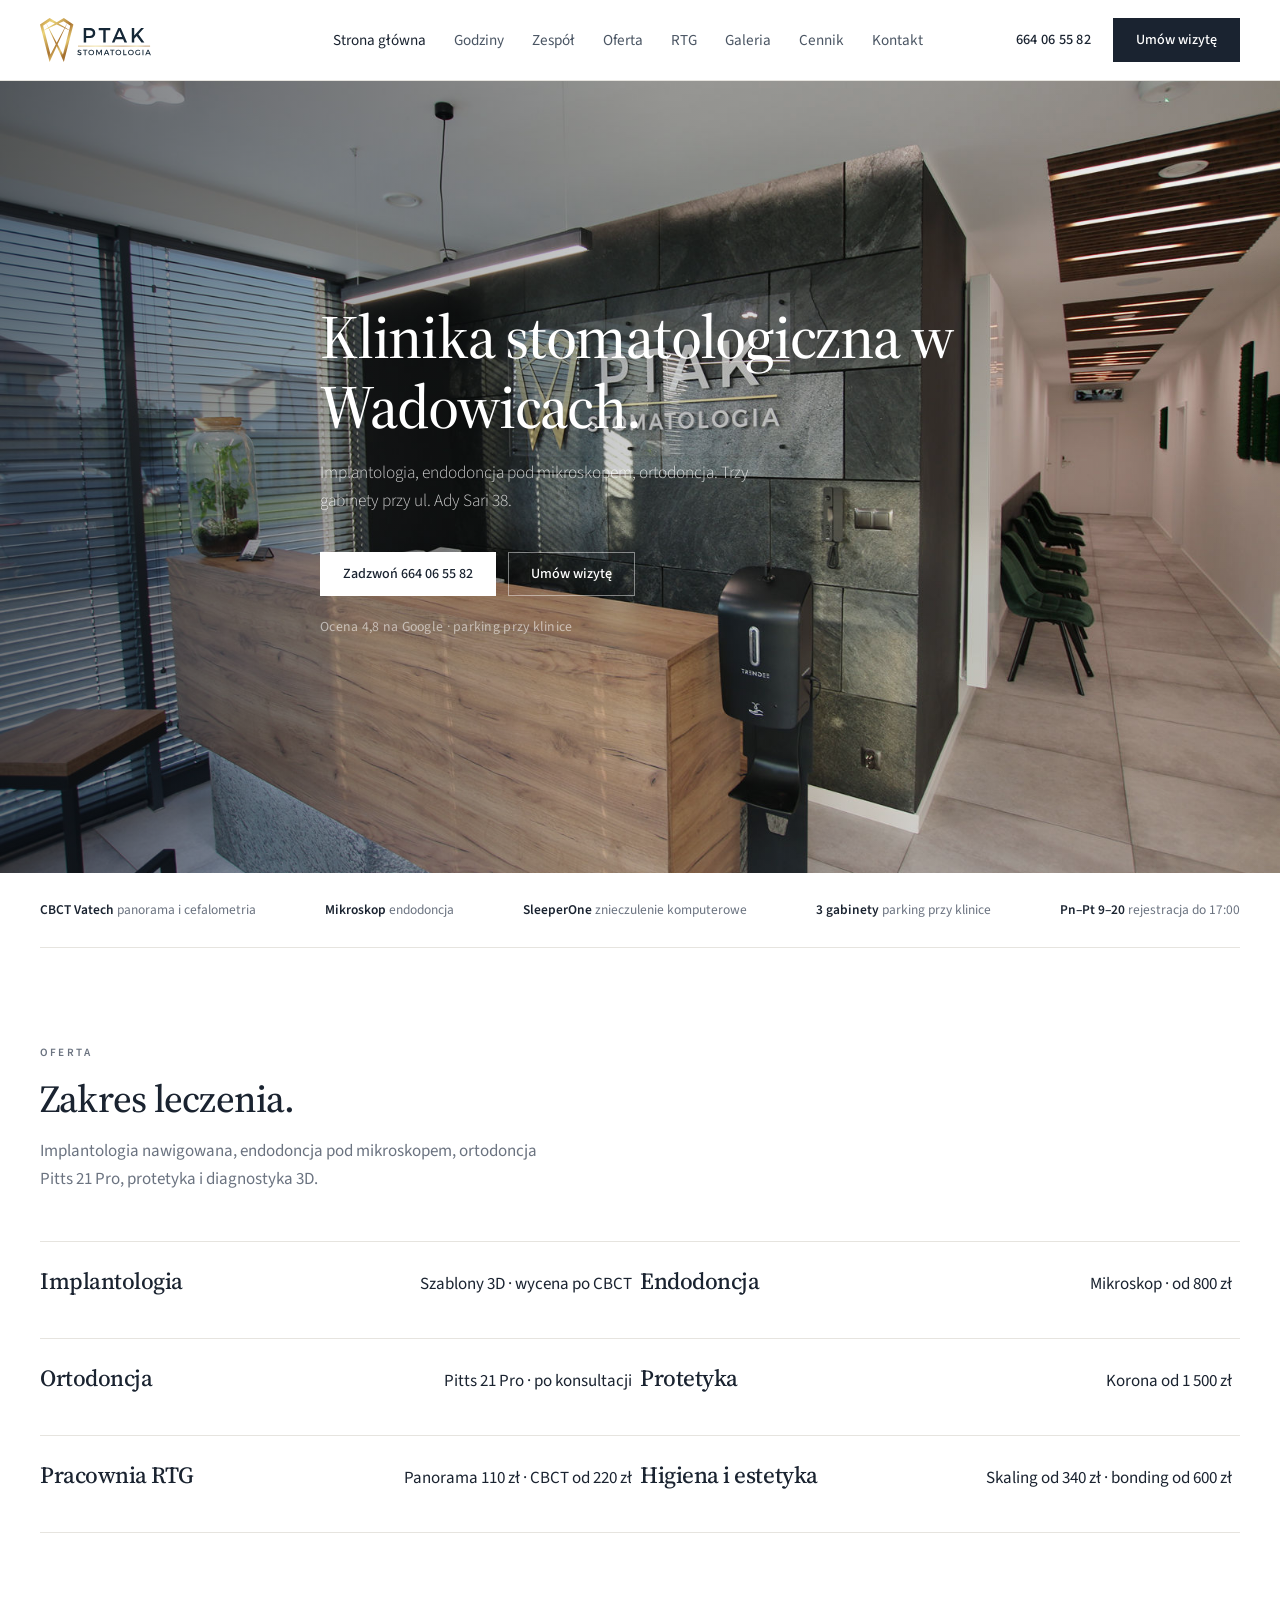
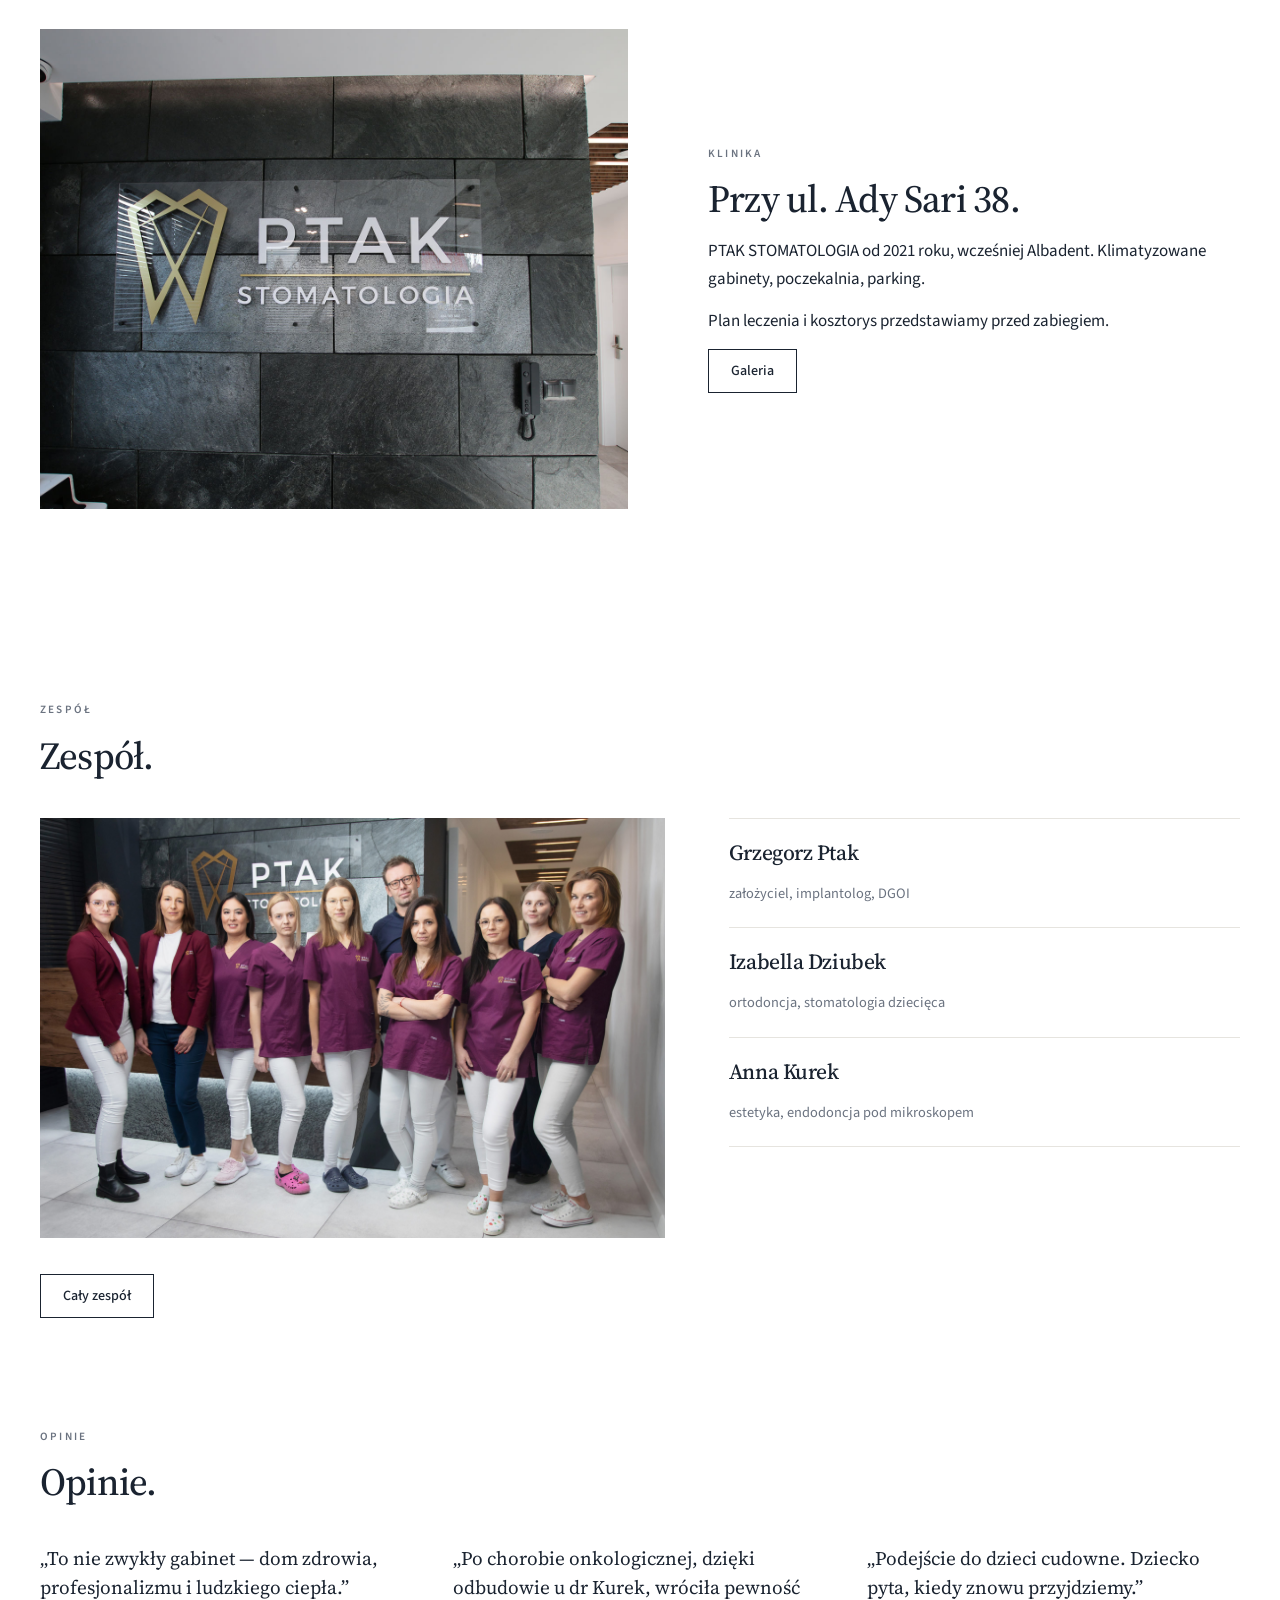
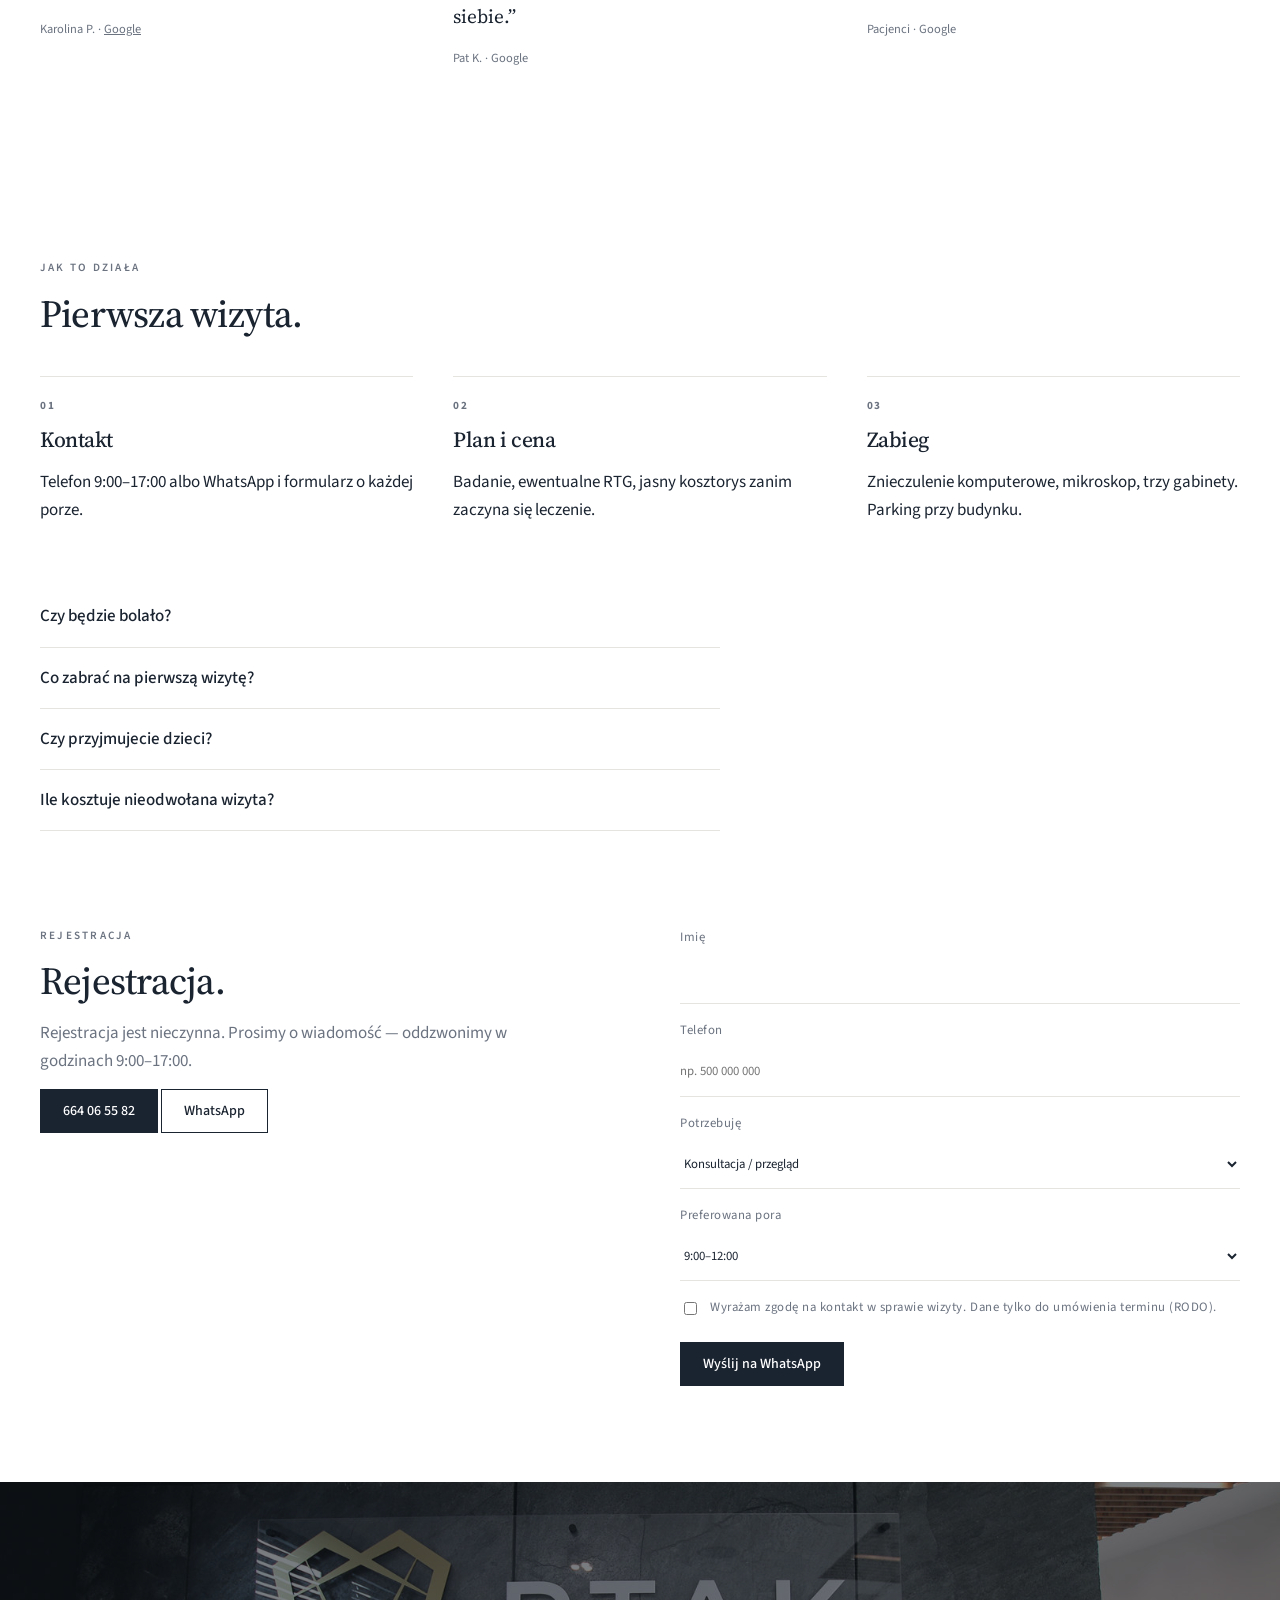
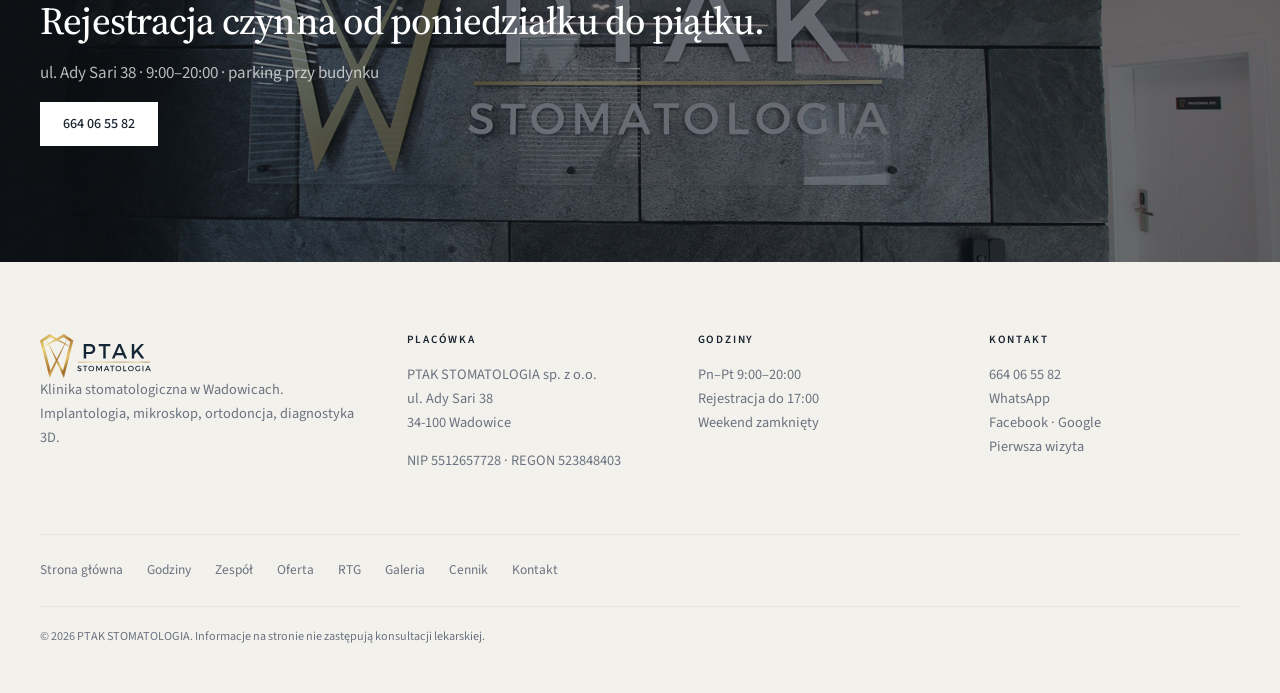
<file: index.html>
<!DOCTYPE html>
<html lang="pl">
  <head>
    <meta charset="UTF-8" />
    <meta name="viewport" content="width=device-width, initial-scale=1" />
    <title>PTAK STOMATOLOGIA Wadowice — implanty, mikroskop, ortodoncja</title>
    <meta
      name="description"
      content="Klinika stomatologiczna w Wadowicach przy ul. Ady Sari 38. Implantologia, leczenie kanałowe pod mikroskopem, ortodoncja, protetyka, stomatologia dziecięca i pracownia RTG/CBCT. Tel. 664 06 55 82."
    />
    <link rel="icon" href="assets/favicon.svg" type="image/svg+xml" />
    <link rel="preconnect" href="https://fonts.googleapis.com" />
    <link rel="preconnect" href="https://fonts.gstatic.com" crossorigin />
    <link href="https://fonts.googleapis.com/css2?family=Source+Serif+4:opsz,wght@8..60,400;500;600&family=Source+Sans+3:wght@300;400;500;600&display=swap" rel="stylesheet" />
    <link rel="stylesheet" href="css/styles.css" />
    <script type="application/ld+json">
      {
        "@context": "https://schema.org",
        "@type": "Dentist",
        "name": "PTAK STOMATOLOGIA",
        "url": "https://ptakstomatologia.pl/",
        "telephone": "+48664065582",
        "address": {
          "@type": "PostalAddress",
          "streetAddress": "ul. Ady Sari 38",
          "addressLocality": "Wadowice",
          "postalCode": "34-100",
          "addressCountry": "PL"
        },
        "openingHours": "Mo-Fr 09:00-20:00"
      }
    </script>
  </head>
  <body data-page="home">
    <div id="site-header"></div>
    <main>
      <section class="hero" style="background-image: url('assets/img/recepcja.jpg')">
        <div class="wrap hero-inner">
          <h1>Klinika stomatologiczna w Wadowicach.</h1>
          <p class="lead">
            Implantologia, endodoncja pod mikroskopem, ortodoncja. Trzy gabinety przy ul. Ady Sari 38.
          </p>
          <div class="hero-actions">
            <a class="btn btn-fill" href="tel:+48664065582">Zadzwoń 664 06 55 82</a>
            <a class="btn" href="#umow">Umów wizytę</a>
          </div>
          <p class="hero-meta">
            <a href="https://www.google.com/search?q=PTAK+STOMATOLOGIA+Wadowice" target="_blank" rel="noopener">Ocena 4,8 na Google</a>
            · parking przy klinice
          </p>
        </div>
      </section>

      <div class="wrap rule">
        <span><b>CBCT Vatech</b> panorama i cefalometria</span>
        <span><b>Mikroskop</b> endodoncja</span>
        <span><b>SleeperOne</b> znieczulenie komputerowe</span>
        <span><b>3 gabinety</b> parking przy klinice</span>
        <span><b>Pn–Pt 9–20</b> rejestracja do 17:00</span>
      </div>

      <section class="section">
        <div class="wrap">
          <p class="eyebrow">Oferta</p>
          <h2>Zakres leczenia.</h2>
          <p class="lede">Implantologia nawigowana, endodoncja pod mikroskopem, ortodoncja Pitts 21 Pro, protetyka i diagnostyka 3D.</p>
          <div class="tiles">
            <a class="tile" href="oferta.html#implantologia"><h3>Implantologia</h3><p>Szablony 3D · wycena po CBCT</p></a>
            <a class="tile" href="oferta.html#endodoncja-mikroskopowa"><h3>Endodoncja</h3><p>Mikroskop · od 800 zł</p></a>
            <a class="tile" href="oferta.html#ortodoncja"><h3>Ortodoncja</h3><p>Pitts 21 Pro · po konsultacji</p></a>
            <a class="tile" href="oferta.html#protetyka"><h3>Protetyka</h3><p>Korona od 1 500 zł</p></a>
            <a class="tile" href="pracownia-rtg.html"><h3>Pracownia RTG</h3><p>Panorama 110 zł · CBCT od 220 zł</p></a>
            <a class="tile" href="oferta.html#higienizacja"><h3>Higiena i estetyka</h3><p>Skaling od 340 zł · bonding od 600 zł</p></a>
          </div>
        </div>
      </section>

      <section class="section" style="padding-top: 0">
        <div class="wrap split">
          <img class="photo" src="assets/img/slider-2.jpg" alt="Wnętrze kliniki PTAK STOMATOLOGIA" />
          <div>
            <p class="eyebrow">Klinika</p>
            <h2>Przy ul. Ady Sari 38.</h2>
            <p>PTAK STOMATOLOGIA od 2021 roku, wcześniej Albadent. Klimatyzowane gabinety, poczekalnia, parking.</p>
            <p>Plan leczenia i kosztorys przedstawiamy przed zabiegiem.</p>
            <a class="btn" href="galeria.html">Galeria</a>
          </div>
        </div>
      </section>

      <section class="section">
        <div class="wrap">
          <p class="eyebrow">Zespół</p>
          <h2>Zespół.</h2>
          <div class="people">
            <img class="feature-photo" src="assets/img/team.jpg" alt="Zespół PTAK STOMATOLOGIA" />
            <div class="people-list">
            <article class="person"><h3>Grzegorz Ptak</h3><p class="role">założyciel, implantolog, DGOI</p></article>
            <article class="person"><h3>Izabella Dziubek</h3><p class="role">ortodoncja, stomatologia dziecięca</p></article>
            <article class="person"><h3>Anna Kurek</h3><p class="role">estetyka, endodoncja pod mikroskopem</p></article>
            </div>
          </div>
          <p style="margin-top: 36px"><a class="btn" href="zespol.html">Cały zespół</a></p>
        </div>
      </section>

      <section class="section" style="padding-top: 0">
        <div class="wrap">
          <p class="eyebrow">Opinie</p>
          <h2>Opinie.</h2>
          <div class="quotes">
            <blockquote class="quote">
              <p>„To nie zwykły gabinet — dom zdrowia, profesjonalizmu i ludzkiego ciepła.”</p>
              <footer>Karolina P. · <a href="https://www.google.com/search?q=PTAK+STOMATOLOGIA+Wadowice" target="_blank" rel="noopener">Google</a></footer>
            </blockquote>
            <blockquote class="quote">
              <p>„Po chorobie onkologicznej, dzięki odbudowie u dr Kurek, wróciła pewność siebie.”</p>
              <footer>Pat K. · Google</footer>
            </blockquote>
            <blockquote class="quote">
              <p>„Podejście do dzieci cudowne. Dziecko pyta, kiedy znowu przyjdziemy.”</p>
              <footer>Pacjenci · Google</footer>
            </blockquote>
          </div>
        </div>
      </section>

      <section class="section">
        <div class="wrap">
          <p class="eyebrow">Jak to działa</p>
          <h2>Pierwsza wizyta.</h2>
          <div class="steps">
            <article><b>01</b><h3>Kontakt</h3><p>Telefon 9:00–17:00 albo WhatsApp i formularz o każdej porze.</p></article>
            <article><b>02</b><h3>Plan i cena</h3><p>Badanie, ewentualne RTG, jasny kosztorys zanim zaczyna się leczenie.</p></article>
            <article><b>03</b><h3>Zabieg</h3><p>Znieczulenie komputerowe, mikroskop, trzy gabinety. Parking przy budynku.</p></article>
          </div>
          <div class="faq">
            <details>
              <summary>Czy będzie bolało?</summary>
              <p>Stosujemy znieczulenie komputerowe SleeperOne. Wizyta doraźna przy bólu: 300–350 zł.</p>
            </details>
            <details>
              <summary>Co zabrać na pierwszą wizytę?</summary>
              <p>Dokument, listę leków, wcześniejsze zdjęcia RTG jeśli masz. Szczegóły na stronie <a href="pierwsza-wizyta.html">Pierwsza wizyta</a>.</p>
            </details>
            <details>
              <summary>Czy przyjmujecie dzieci?</summary>
              <p>Tak. Wizyta adaptacyjna 150 zł. Ortodoncja i zachowawcza dla dzieci w zespole.</p>
            </details>
            <details>
              <summary>Ile kosztuje nieodwołana wizyta?</summary>
              <p>100 zł za każde 30 minut. Zadzwoń wcześniej, jeśli nie dasz rady dotrzeć.</p>
            </details>
          </div>
        </div>
      </section>

      <section class="section" id="umow" style="padding-top: 0">
        <div class="wrap book-wrap">
          <div>
            <p class="eyebrow">Rejestracja</p>
            <h2>Rejestracja.</h2>
            <p class="lede" id="hours-status">Rejestracja pn–pt 9:00–17:00. Gabinet do 20:00. Po godzinach — WhatsApp.</p>
            <p>
              <a class="btn btn-fill" href="tel:+48664065582">664 06 55 82</a>
              <a class="btn" href="https://wa.me/48664065582" target="_blank" rel="noopener">WhatsApp</a>
            </p>
          </div>
          <div>
            <form class="book-form" id="book-form">
              <label>Imię<input name="imie" required autocomplete="given-name" /></label>
              <label>Telefon<input name="tel" type="tel" required autocomplete="tel" inputmode="tel" placeholder="np. 500 000 000" /></label>
              <label>Potrzebuję
                <select name="usluga" required>
                  <option value="konsultacja">Konsultacja / przegląd</option>
                  <option value="bol">Ból / wizyta doraźna</option>
                  <option value="higiena">Higienizacja</option>
                  <option value="kanal">Leczenie kanałowe</option>
                  <option value="implant">Implanty</option>
                  <option value="orto">Ortodoncja</option>
                  <option value="dziecko">Wizyta dziecka</option>
                  <option value="rtg">RTG / CBCT</option>
                </select>
              </label>
              <label>Preferowana pora
                <select name="pora" required>
                  <option value="9-12">9:00–12:00</option>
                  <option value="12-16">12:00–16:00</option>
                  <option value="16-20">16:00–20:00</option>
                </select>
              </label>
              <label class="check">
                <input type="checkbox" name="zgoda" required />
                <span>Wyrażam zgodę na kontakt w sprawie wizyty. Dane tylko do umówienia terminu (RODO).</span>
              </label>
              <button class="btn btn-fill" type="submit">Wyślij na WhatsApp</button>
            </form>
            <p class="book-thanks" id="book-thanks" hidden>Jeśli WhatsApp się nie otworzył, zadzwoń: <a href="tel:+48664065582">664 06 55 82</a>.</p>
          </div>
        </div>
      </section>

      <section class="cta-band" style="background-image: url('assets/img/slider-2.jpg')">
        <div class="wrap">
          <h2>Rejestracja czynna od poniedziałku do piątku.</h2>
          <p>ul. Ady Sari 38 · 9:00–20:00 · parking przy budynku</p>
          <a class="btn btn-fill" href="tel:+48664065582">664 06 55 82</a>
        </div>
      </section>
    </main>
    <div id="site-footer"></div>
    <script src="js/site.js"></script>
  </body>
</html>
</file>
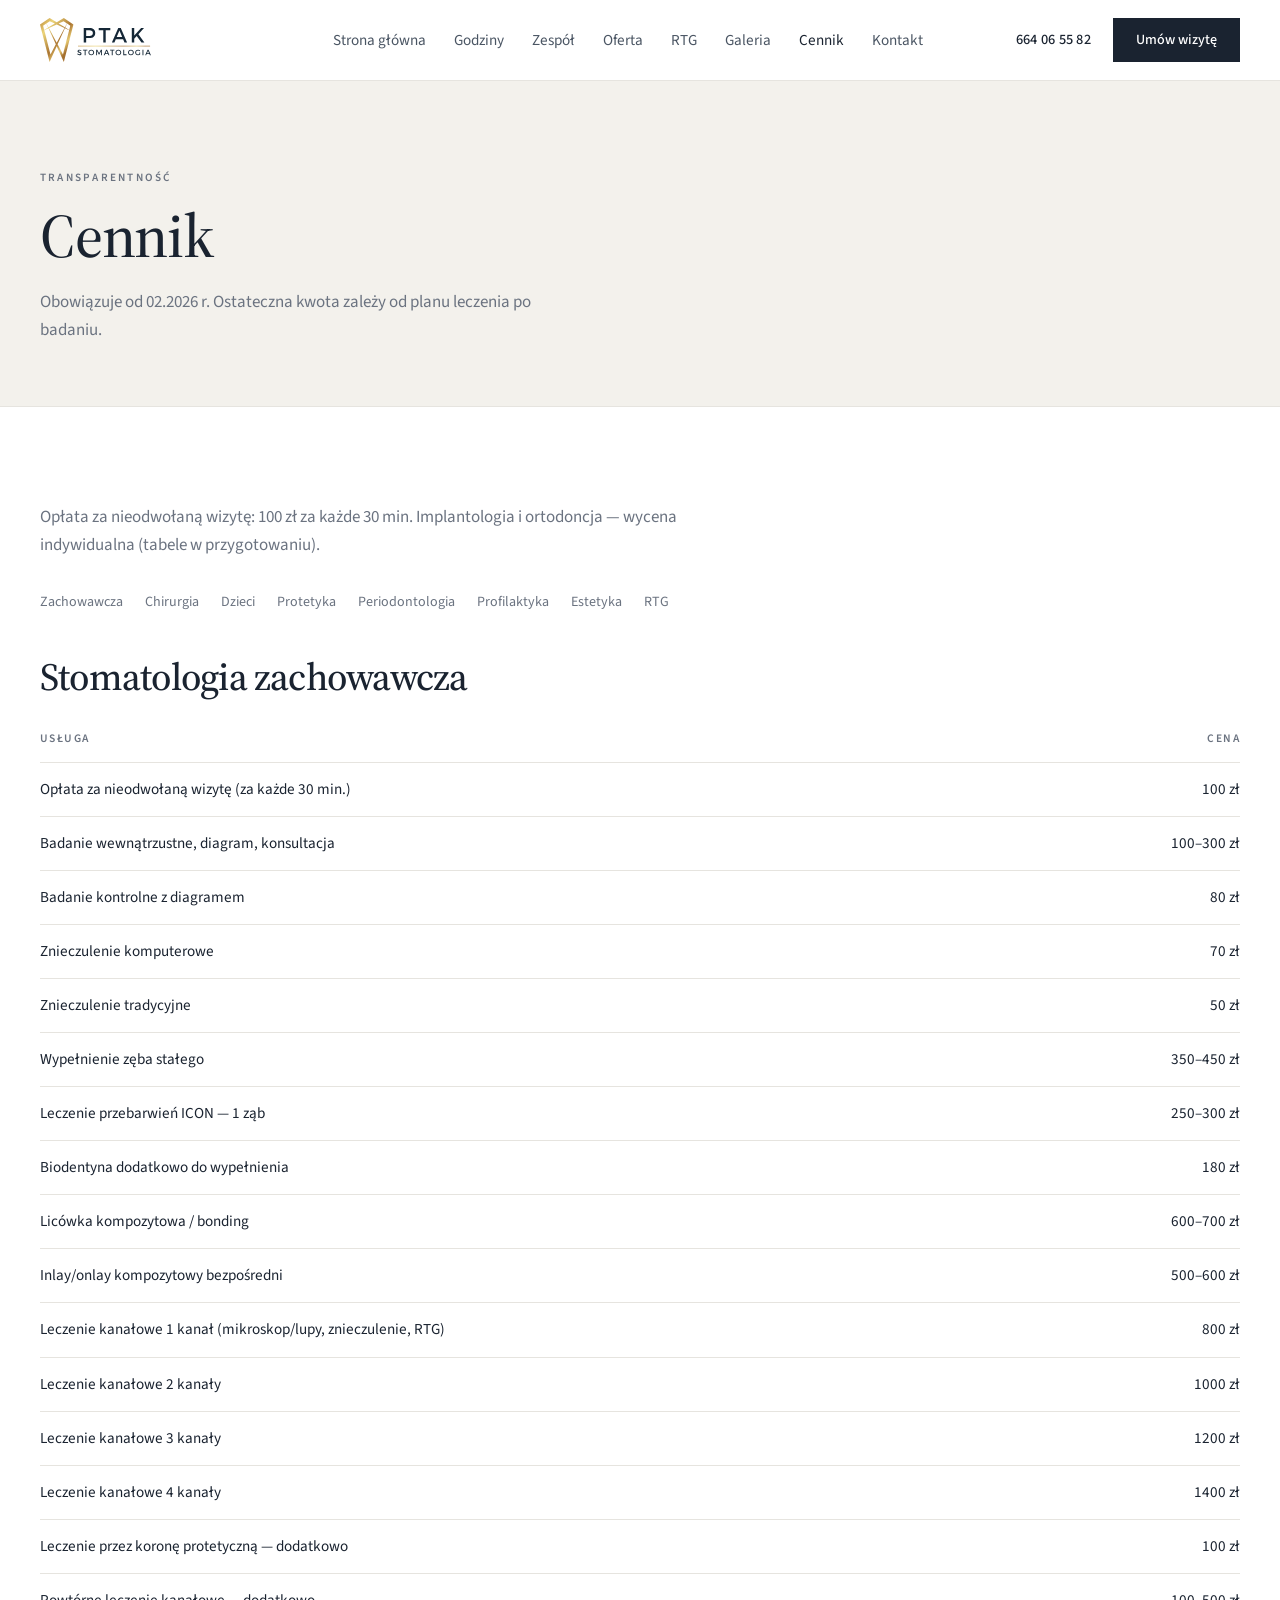
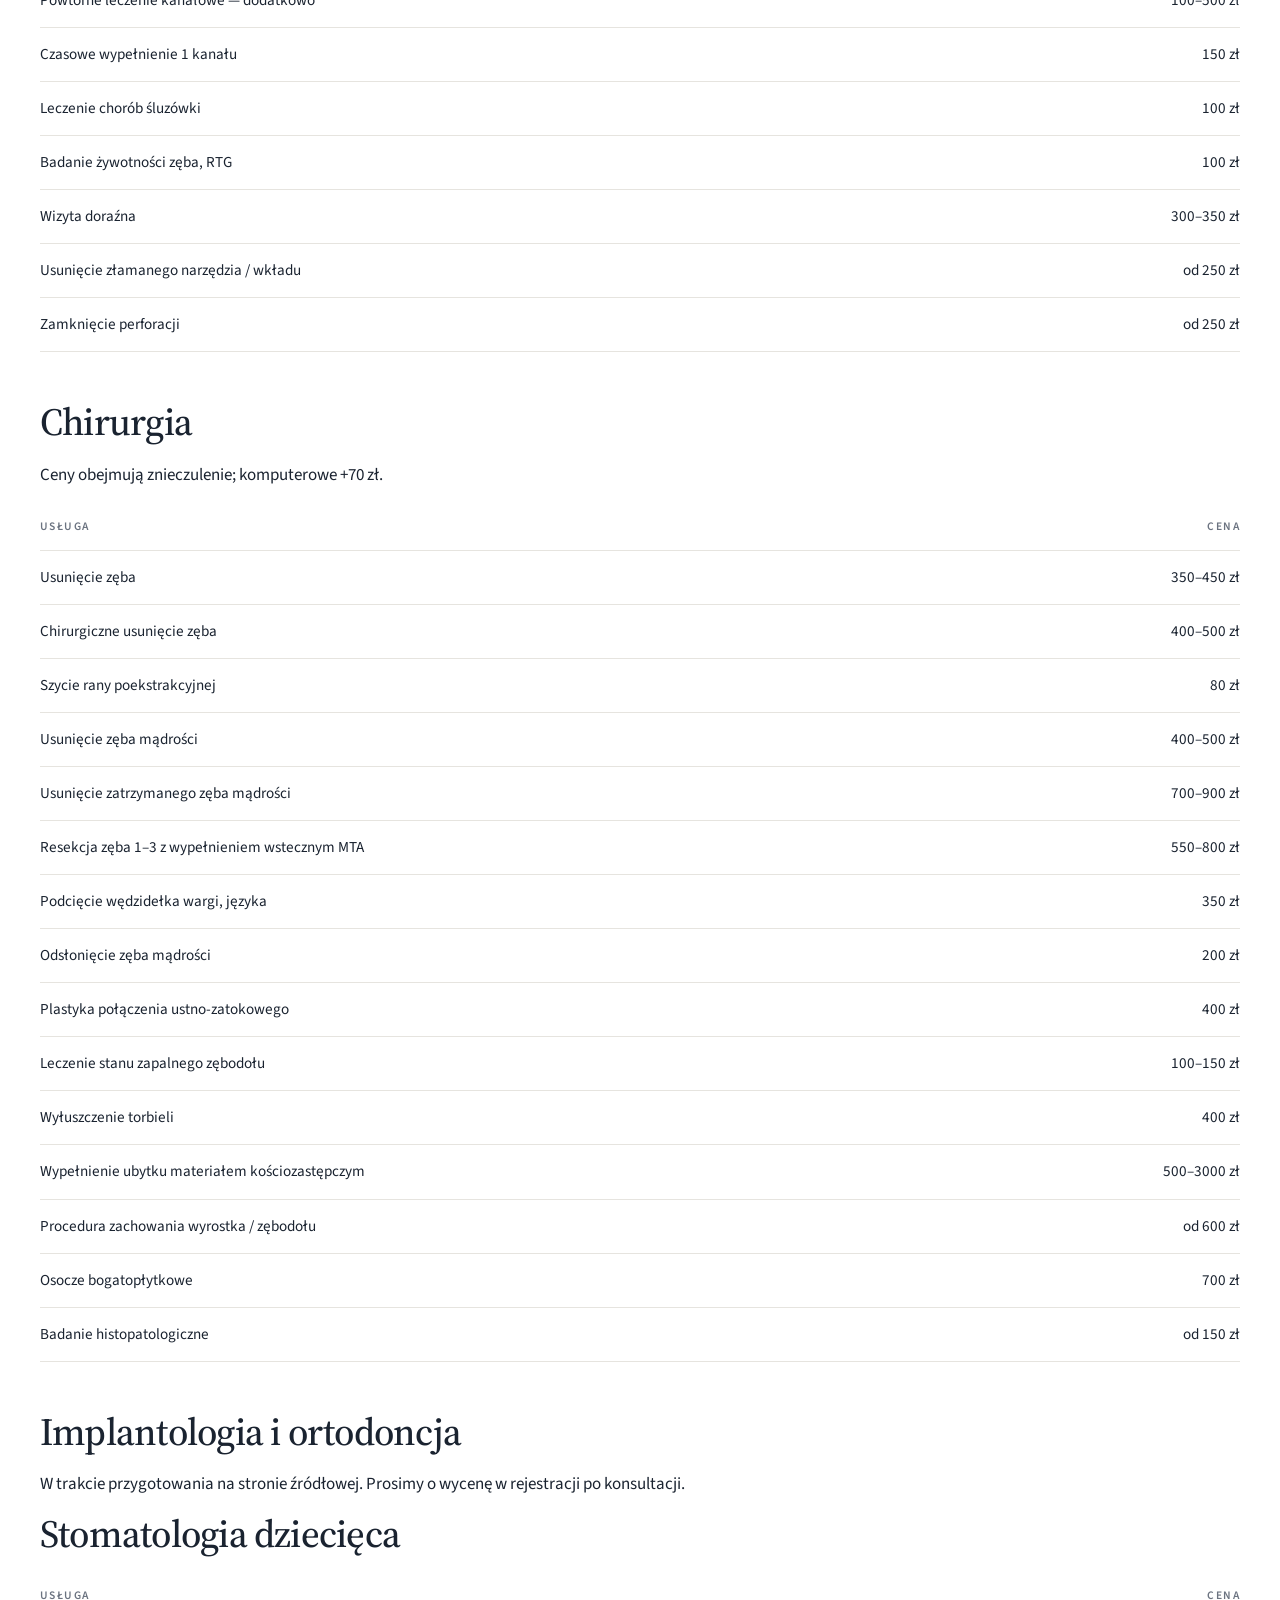
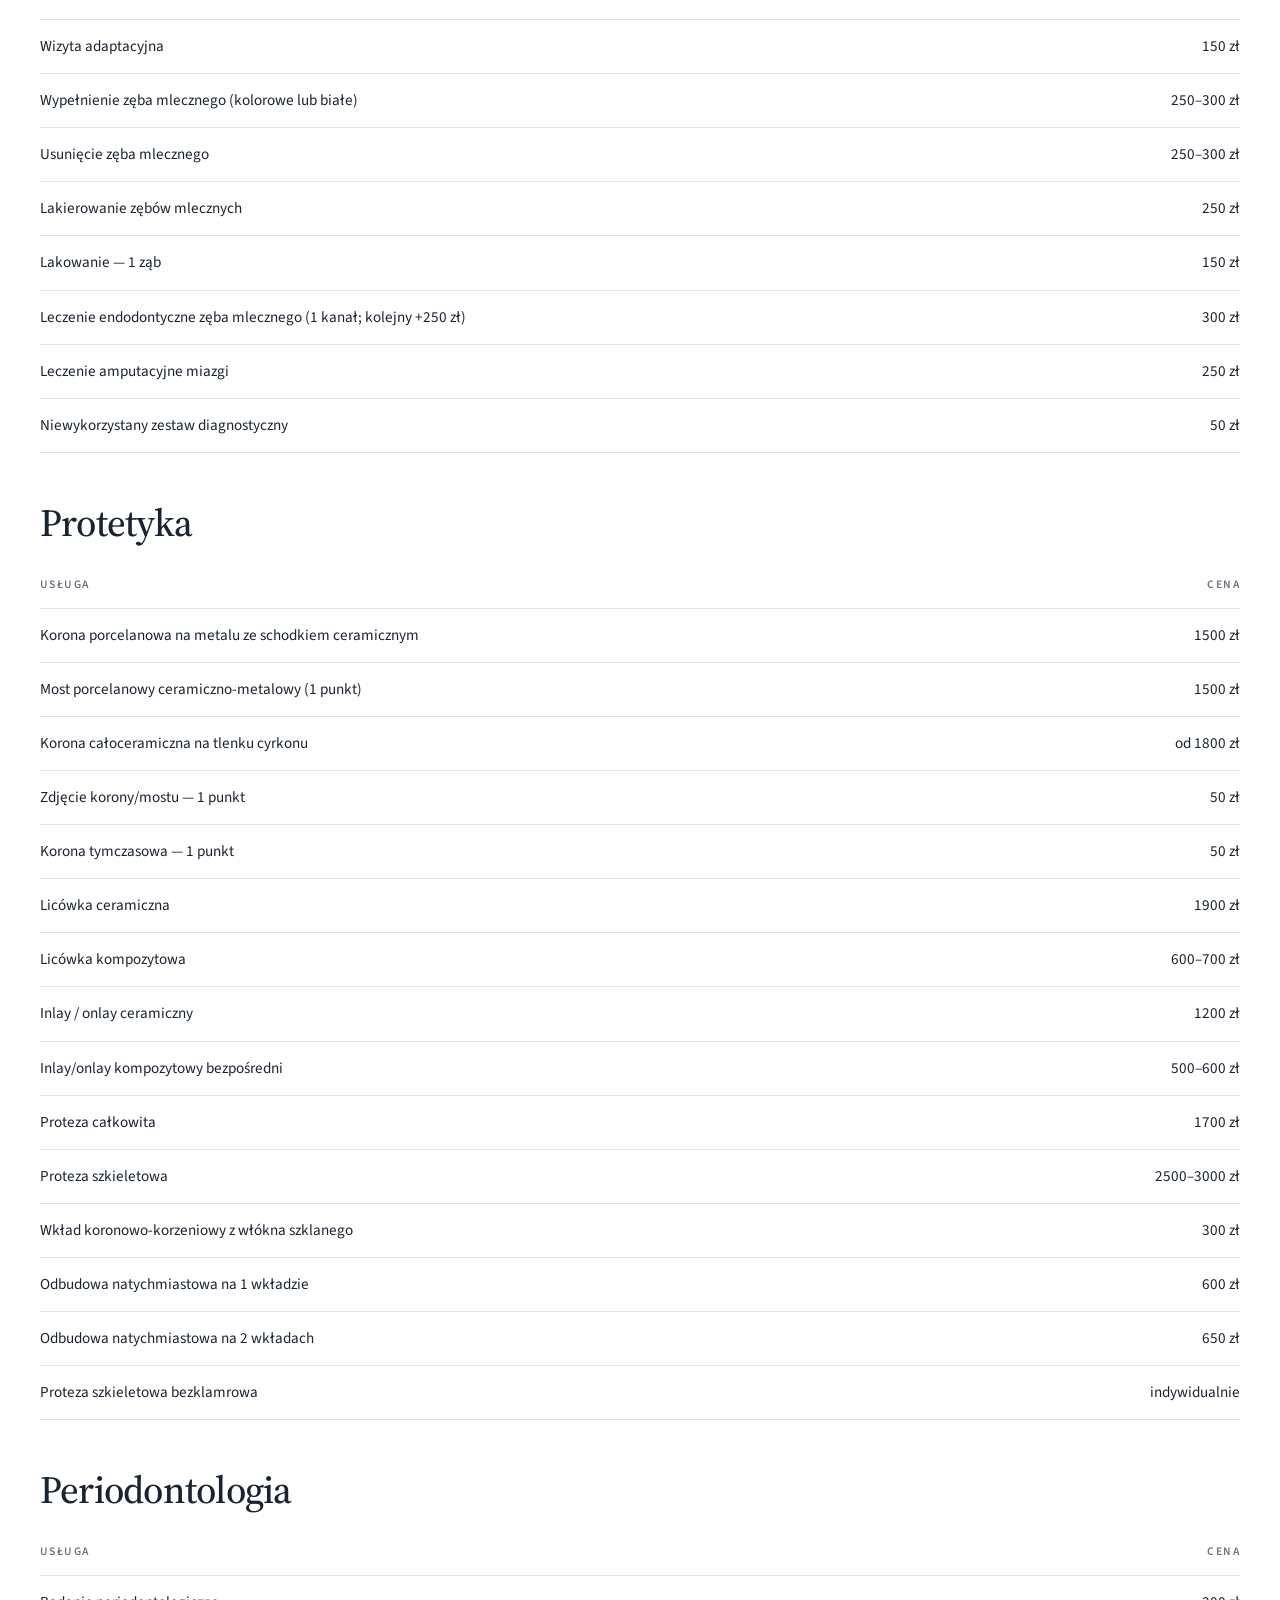
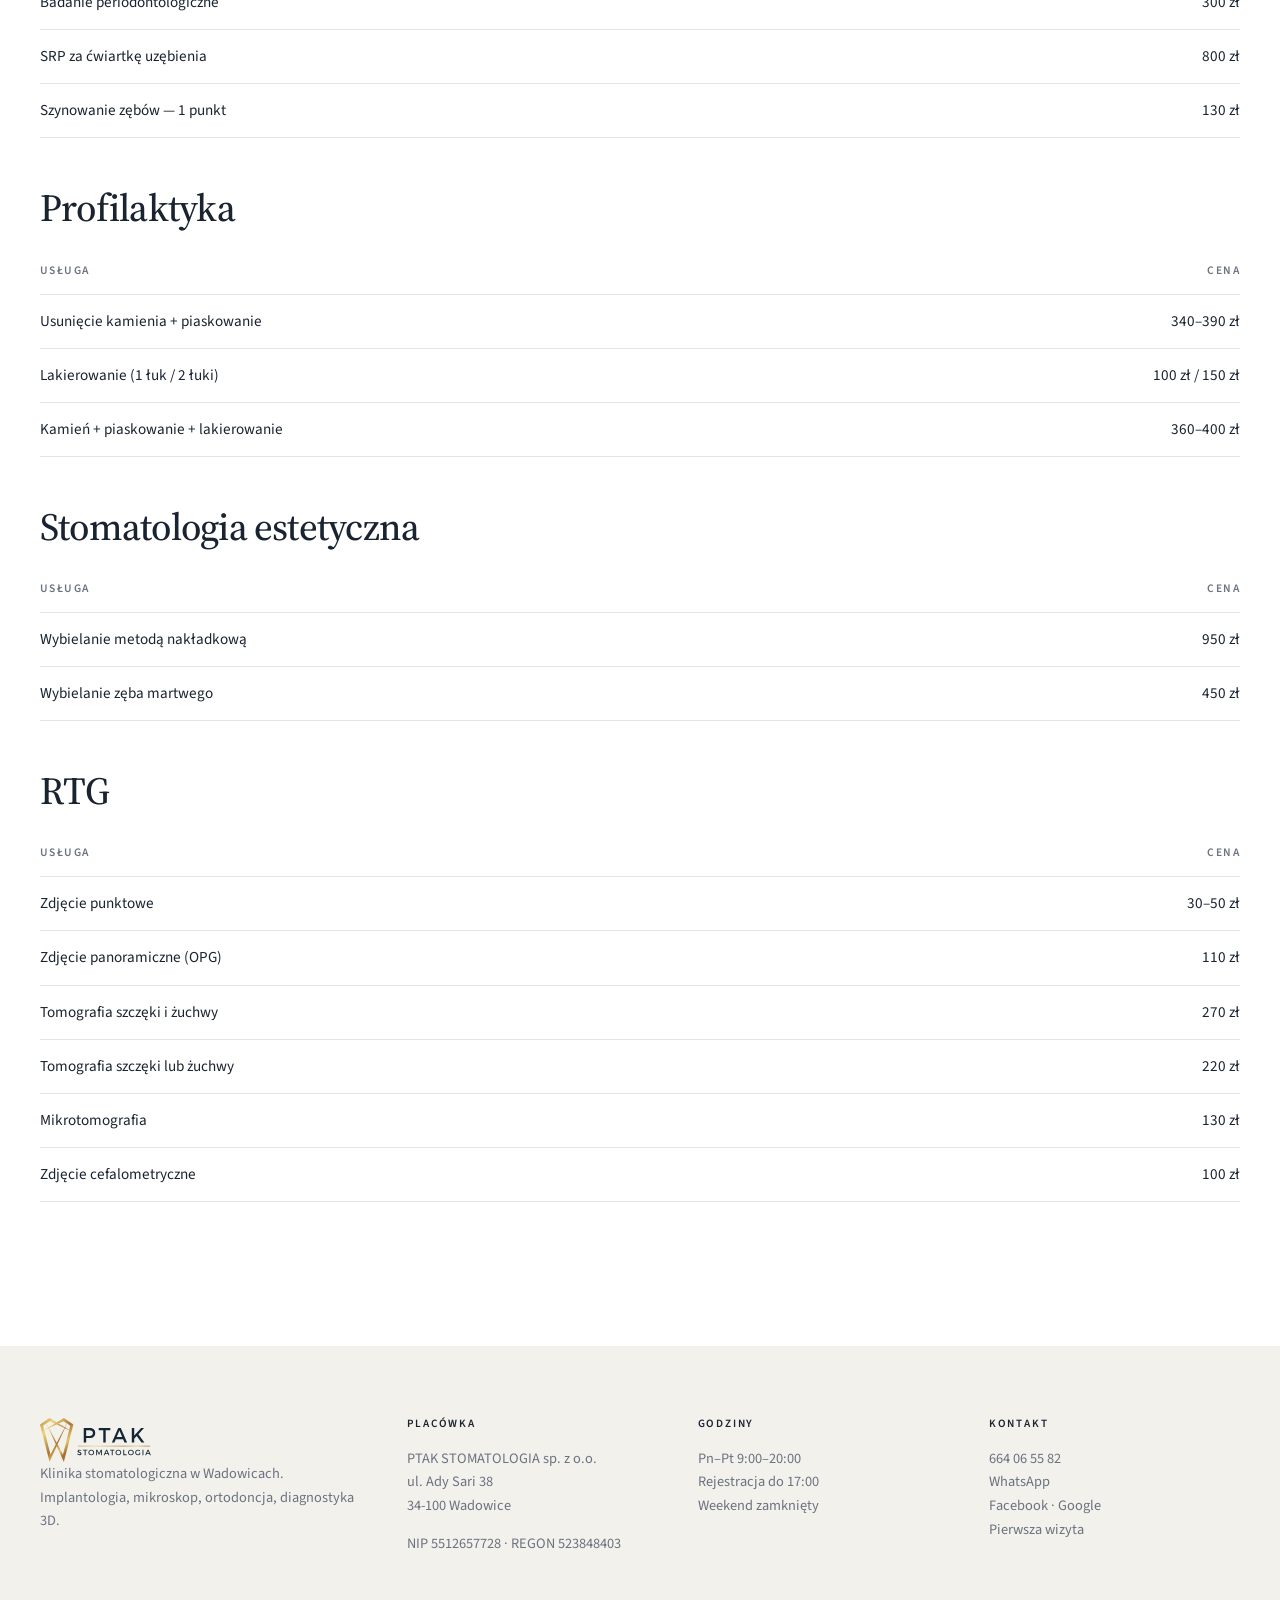
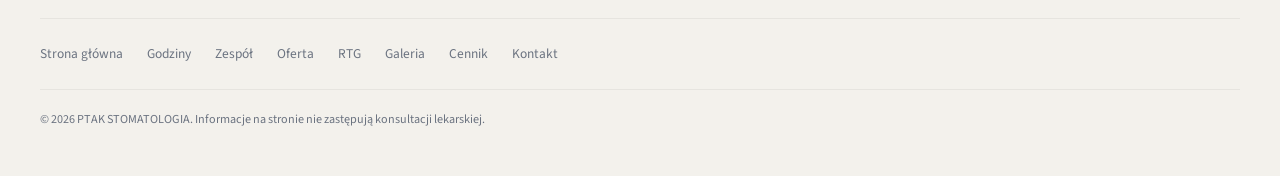
<file: cennik.html>
<!DOCTYPE html>
<html lang="pl">
  <head>
    <meta charset="UTF-8" />
    <meta name="viewport" content="width=device-width, initial-scale=1" />
    <title>Cennik — PTAK STOMATOLOGIA Wadowice</title>
    <meta name="description" content="Cennik usług stomatologicznych PTAK STOMATOLOGIA obowiązujący od lutego 2026. Wadowice, ul. Ady Sari 38." />
    <link rel="icon" href="assets/favicon.svg" type="image/svg+xml" />
    <link rel="preconnect" href="https://fonts.googleapis.com" />
    <link rel="preconnect" href="https://fonts.gstatic.com" crossorigin />
    <link href="https://fonts.googleapis.com/css2?family=Source+Serif+4:opsz,wght@8..60,400;500;600&family=Source+Sans+3:wght@300;400;500;600&display=swap" rel="stylesheet" />
    <link rel="stylesheet" href="css/styles.css" />
  </head>
  <body data-page="cennik">
    <div id="site-header"></div>
    <main>
      <section class="page-hero">
        <div class="wrap">
          <img class="logo" src="assets/logo.svg" alt="PTAK STOMATOLOGIA" width="200" height="80" />
          <p class="eyebrow">Transparentność</p>
          <h1>Cennik</h1>
          <p>Obowiązuje od 02.2026 r. Ostateczna kwota zależy od planu leczenia po badaniu.</p>
        </div>
      </section>
      <section class="section">
        <div class="wrap">
          <p class="note">Opłata za nieodwołaną wizytę: 100 zł za każde 30 min. Implantologia i ortodoncja — wycena indywidualna (tabele w przygotowaniu).</p>
          <div class="filters">
            <a href="#zach">Zachowawcza</a>
            <a href="#chir">Chirurgia</a>
            <a href="#dzieci">Dzieci</a>
            <a href="#prot">Protetyka</a>
            <a href="#perio">Periodontologia</a>
            <a href="#prof">Profilaktyka</a>
            <a href="#est">Estetyka</a>
            <a href="#rtg">RTG</a>
          </div>

          <h2 class="anchor" id="zach">Stomatologia zachowawcza</h2>
          <div class="table-wrap">
            <table>
              <thead><tr><th>Usługa</th><th>Cena</th></tr></thead>
              <tbody>
                <tr><td>Opłata za nieodwołaną wizytę (za każde 30 min.)</td><td>100 zł</td></tr>
                <tr><td>Badanie wewnątrzustne, diagram, konsultacja</td><td>100–300 zł</td></tr>
                <tr><td>Badanie kontrolne z diagramem</td><td>80 zł</td></tr>
                <tr><td>Znieczulenie komputerowe</td><td>70 zł</td></tr>
                <tr><td>Znieczulenie tradycyjne</td><td>50 zł</td></tr>
                <tr><td>Wypełnienie zęba stałego</td><td>350–450 zł</td></tr>
                <tr><td>Leczenie przebarwień ICON — 1 ząb</td><td>250–300 zł</td></tr>
                <tr><td>Biodentyna dodatkowo do wypełnienia</td><td>180 zł</td></tr>
                <tr><td>Licówka kompozytowa / bonding</td><td>600–700 zł</td></tr>
                <tr><td>Inlay/onlay kompozytowy bezpośredni</td><td>500–600 zł</td></tr>
                <tr><td>Leczenie kanałowe 1 kanał (mikroskop/lupy, znieczulenie, RTG)</td><td>800 zł</td></tr>
                <tr><td>Leczenie kanałowe 2 kanały</td><td>1000 zł</td></tr>
                <tr><td>Leczenie kanałowe 3 kanały</td><td>1200 zł</td></tr>
                <tr><td>Leczenie kanałowe 4 kanały</td><td>1400 zł</td></tr>
                <tr><td>Leczenie przez koronę protetyczną — dodatkowo</td><td>100 zł</td></tr>
                <tr><td>Powtórne leczenie kanałowe — dodatkowo</td><td>100–500 zł</td></tr>
                <tr><td>Czasowe wypełnienie 1 kanału</td><td>150 zł</td></tr>
                <tr><td>Leczenie chorób śluzówki</td><td>100 zł</td></tr>
                <tr><td>Badanie żywotności zęba, RTG</td><td>100 zł</td></tr>
                <tr><td>Wizyta doraźna</td><td>300–350 zł</td></tr>
                <tr><td>Usunięcie złamanego narzędzia / wkładu</td><td>od 250 zł</td></tr>
                <tr><td>Zamknięcie perforacji</td><td>od 250 zł</td></tr>
              </tbody>
            </table>
          </div>

          <h2 class="anchor" id="chir">Chirurgia</h2>
          <p>Ceny obejmują znieczulenie; komputerowe +70 zł.</p>
          <div class="table-wrap">
            <table>
              <thead><tr><th>Usługa</th><th>Cena</th></tr></thead>
              <tbody>
                <tr><td>Usunięcie zęba</td><td>350–450 zł</td></tr>
                <tr><td>Chirurgiczne usunięcie zęba</td><td>400–500 zł</td></tr>
                <tr><td>Szycie rany poekstrakcyjnej</td><td>80 zł</td></tr>
                <tr><td>Usunięcie zęba mądrości</td><td>400–500 zł</td></tr>
                <tr><td>Usunięcie zatrzymanego zęba mądrości</td><td>700–900 zł</td></tr>
                <tr><td>Resekcja zęba 1–3 z wypełnieniem wstecznym MTA</td><td>550–800 zł</td></tr>
                <tr><td>Podcięcie wędzidełka wargi, języka</td><td>350 zł</td></tr>
                <tr><td>Odsłonięcie zęba mądrości</td><td>200 zł</td></tr>
                <tr><td>Plastyka połączenia ustno-zatokowego</td><td>400 zł</td></tr>
                <tr><td>Leczenie stanu zapalnego zębodołu</td><td>100–150 zł</td></tr>
                <tr><td>Wyłuszczenie torbieli</td><td>400 zł</td></tr>
                <tr><td>Wypełnienie ubytku materiałem kościozastępczym</td><td>500–3000 zł</td></tr>
                <tr><td>Procedura zachowania wyrostka / zębodołu</td><td>od 600 zł</td></tr>
                <tr><td>Osocze bogatopłytkowe</td><td>700 zł</td></tr>
                <tr><td>Badanie histopatologiczne</td><td>od 150 zł</td></tr>
              </tbody>
            </table>
          </div>

          <h2>Implantologia i ortodoncja</h2>
          <p>W trakcie przygotowania na stronie źródłowej. Prosimy o wycenę w rejestracji po konsultacji.</p>

          <h2 class="anchor" id="dzieci">Stomatologia dziecięca</h2>
          <div class="table-wrap">
            <table>
              <thead><tr><th>Usługa</th><th>Cena</th></tr></thead>
              <tbody>
                <tr><td>Wizyta adaptacyjna</td><td>150 zł</td></tr>
                <tr><td>Wypełnienie zęba mlecznego (kolorowe lub białe)</td><td>250–300 zł</td></tr>
                <tr><td>Usunięcie zęba mlecznego</td><td>250–300 zł</td></tr>
                <tr><td>Lakierowanie zębów mlecznych</td><td>250 zł</td></tr>
                <tr><td>Lakowanie — 1 ząb</td><td>150 zł</td></tr>
                <tr><td>Leczenie endodontyczne zęba mlecznego (1 kanał; kolejny +250 zł)</td><td>300 zł</td></tr>
                <tr><td>Leczenie amputacyjne miazgi</td><td>250 zł</td></tr>
                <tr><td>Niewykorzystany zestaw diagnostyczny</td><td>50 zł</td></tr>
              </tbody>
            </table>
          </div>

          <h2 class="anchor" id="prot">Protetyka</h2>
          <div class="table-wrap">
            <table>
              <thead><tr><th>Usługa</th><th>Cena</th></tr></thead>
              <tbody>
                <tr><td>Korona porcelanowa na metalu ze schodkiem ceramicznym</td><td>1500 zł</td></tr>
                <tr><td>Most porcelanowy ceramiczno-metalowy (1 punkt)</td><td>1500 zł</td></tr>
                <tr><td>Korona całoceramiczna na tlenku cyrkonu</td><td>od 1800 zł</td></tr>
                <tr><td>Zdjęcie korony/mostu — 1 punkt</td><td>50 zł</td></tr>
                <tr><td>Korona tymczasowa — 1 punkt</td><td>50 zł</td></tr>
                <tr><td>Licówka ceramiczna</td><td>1900 zł</td></tr>
                <tr><td>Licówka kompozytowa</td><td>600–700 zł</td></tr>
                <tr><td>Inlay / onlay ceramiczny</td><td>1200 zł</td></tr>
                <tr><td>Inlay/onlay kompozytowy bezpośredni</td><td>500–600 zł</td></tr>
                <tr><td>Proteza całkowita</td><td>1700 zł</td></tr>
                <tr><td>Proteza szkieletowa</td><td>2500–3000 zł</td></tr>
                <tr><td>Wkład koronowo-korzeniowy z włókna szklanego</td><td>300 zł</td></tr>
                <tr><td>Odbudowa natychmiastowa na 1 wkładzie</td><td>600 zł</td></tr>
                <tr><td>Odbudowa natychmiastowa na 2 wkładach</td><td>650 zł</td></tr>
                <tr><td>Proteza szkieletowa bezklamrowa</td><td>indywidualnie</td></tr>
              </tbody>
            </table>
          </div>

          <h2 class="anchor" id="perio">Periodontologia</h2>
          <div class="table-wrap">
            <table>
              <thead><tr><th>Usługa</th><th>Cena</th></tr></thead>
              <tbody>
                <tr><td>Badanie periodontologiczne</td><td>300 zł</td></tr>
                <tr><td>SRP za ćwiartkę uzębienia</td><td>800 zł</td></tr>
                <tr><td>Szynowanie zębów — 1 punkt</td><td>130 zł</td></tr>
              </tbody>
            </table>
          </div>

          <h2 class="anchor" id="prof">Profilaktyka</h2>
          <div class="table-wrap">
            <table>
              <thead><tr><th>Usługa</th><th>Cena</th></tr></thead>
              <tbody>
                <tr><td>Usunięcie kamienia + piaskowanie</td><td>340–390 zł</td></tr>
                <tr><td>Lakierowanie (1 łuk / 2 łuki)</td><td>100 zł / 150 zł</td></tr>
                <tr><td>Kamień + piaskowanie + lakierowanie</td><td>360–400 zł</td></tr>
              </tbody>
            </table>
          </div>

          <h2 class="anchor" id="est">Stomatologia estetyczna</h2>
          <div class="table-wrap">
            <table>
              <thead><tr><th>Usługa</th><th>Cena</th></tr></thead>
              <tbody>
                <tr><td>Wybielanie metodą nakładkową</td><td>950 zł</td></tr>
                <tr><td>Wybielanie zęba martwego</td><td>450 zł</td></tr>
              </tbody>
            </table>
          </div>

          <h2 class="anchor" id="rtg">RTG</h2>
          <div class="table-wrap">
            <table>
              <thead><tr><th>Usługa</th><th>Cena</th></tr></thead>
              <tbody>
                <tr><td>Zdjęcie punktowe</td><td>30–50 zł</td></tr>
                <tr><td>Zdjęcie panoramiczne (OPG)</td><td>110 zł</td></tr>
                <tr><td>Tomografia szczęki i żuchwy</td><td>270 zł</td></tr>
                <tr><td>Tomografia szczęki lub żuchwy</td><td>220 zł</td></tr>
                <tr><td>Mikrotomografia</td><td>130 zł</td></tr>
                <tr><td>Zdjęcie cefalometryczne</td><td>100 zł</td></tr>
              </tbody>
            </table>
          </div>
        </div>
      </section>
    </main>
    <div id="site-footer"></div>
    <script src="js/site.js"></script>
  </body>
</html>
</file>
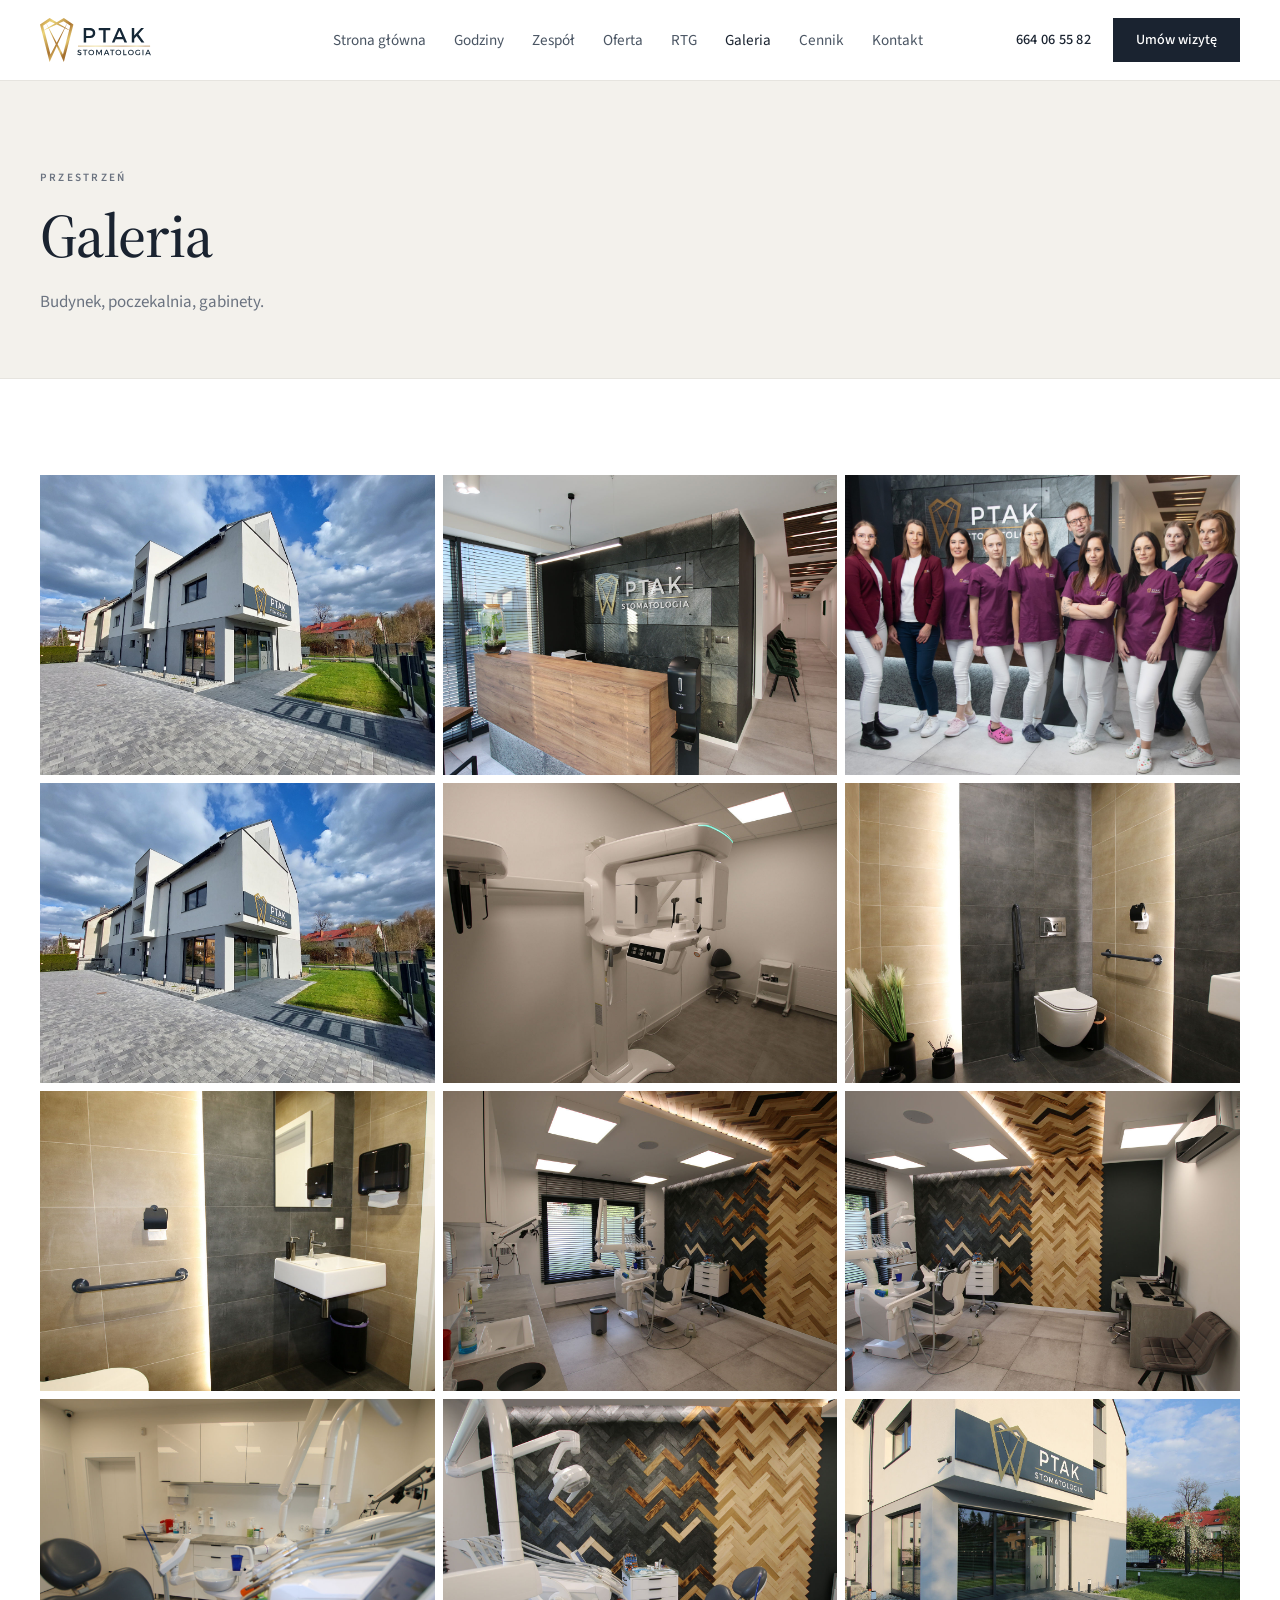
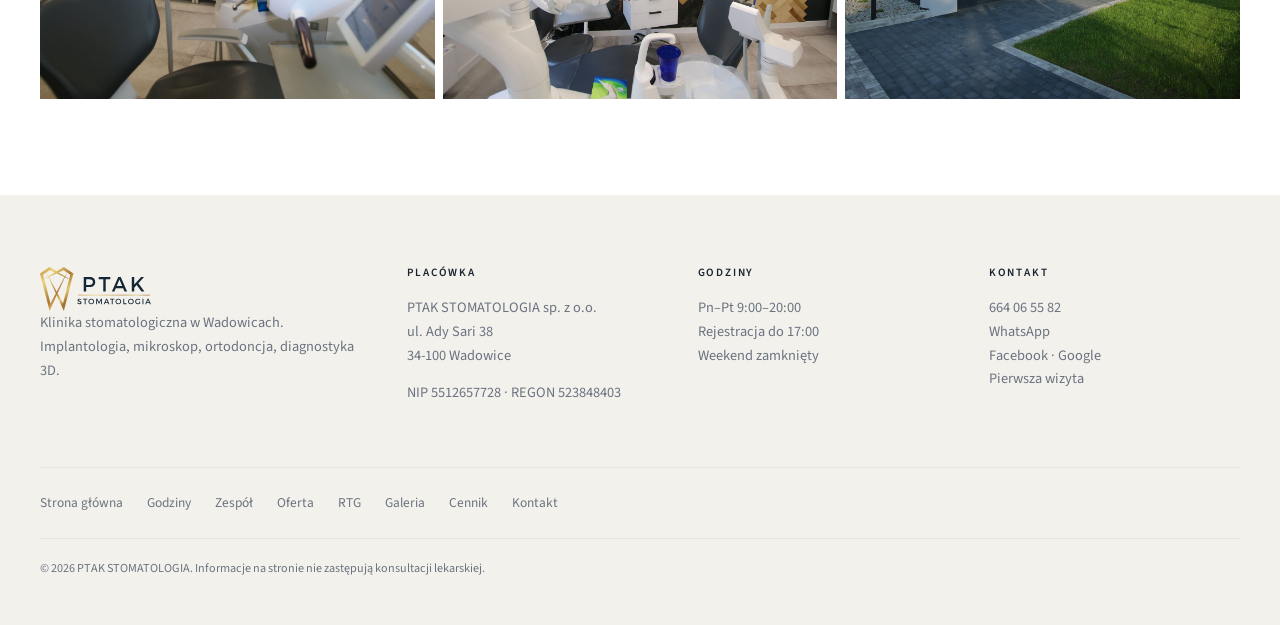
<file: galeria.html>
<!DOCTYPE html>
<html lang="pl">
  <head>
    <meta charset="UTF-8" />
    <meta name="viewport" content="width=device-width, initial-scale=1" />
    <title>Galeria — PTAK STOMATOLOGIA Wadowice</title>
    <meta name="description" content="Wnętrza kliniki PTAK STOMATOLOGIA: budynek przy Ady Sari 38, recepcja, gabinety." />
    <link rel="icon" href="assets/favicon.svg" type="image/svg+xml" />
    <link rel="preconnect" href="https://fonts.googleapis.com" />
    <link rel="preconnect" href="https://fonts.gstatic.com" crossorigin />
    <link href="https://fonts.googleapis.com/css2?family=Source+Serif+4:opsz,wght@8..60,400;500;600&family=Source+Sans+3:wght@300;400;500;600&display=swap" rel="stylesheet" />
    <link rel="stylesheet" href="css/styles.css" />
  </head>
  <body data-page="galeria">
    <div id="site-header"></div>
    <main>
      <section class="page-hero">
        <div class="wrap">
          <img class="logo" src="assets/logo.svg" alt="PTAK STOMATOLOGIA" width="200" height="80" />
          <p class="eyebrow">Przestrzeń</p>
          <h1>Galeria</h1>
          <p>Budynek, poczekalnia, gabinety.</p>
        </div>
      </section>
      <section class="section">
        <div class="wrap">
          <div class="gallery">
            <img data-lightbox src="assets/img/hero.jpg" alt="Budynek kliniki PTAK STOMATOLOGIA" />
            <img data-lightbox src="assets/img/recepcja.jpg" alt="Recepcja" />
            <img data-lightbox src="assets/img/team.jpg" alt="Zespół" />
            <img data-lightbox src="assets/img/galeria-1.jpg" alt="Wnętrze kliniki 1" />
            <img data-lightbox src="assets/img/galeria-2.jpg" alt="Wnętrze kliniki 2" />
            <img data-lightbox src="assets/img/galeria-3.jpg" alt="Wnętrze kliniki 3" />
            <img data-lightbox src="assets/img/galeria-4.jpg" alt="Wnętrze kliniki 4" />
            <img data-lightbox src="assets/img/galeria-5.jpg" alt="Wnętrze kliniki 5" />
            <img data-lightbox src="assets/img/galeria-6.jpg" alt="Wnętrze kliniki 6" />
            <img data-lightbox src="assets/img/galeria-7.jpg" alt="Wnętrze kliniki 7" />
            <img data-lightbox src="assets/img/galeria-8.jpg" alt="Wnętrze kliniki 8" />
            <img data-lightbox src="assets/img/galeria-9.jpg" alt="Wnętrze kliniki 9" />
          </div>
        </div>
      </section>
    </main>
    <div id="site-footer"></div>
    <script src="js/site.js"></script>
  </body>
</html>
</file>
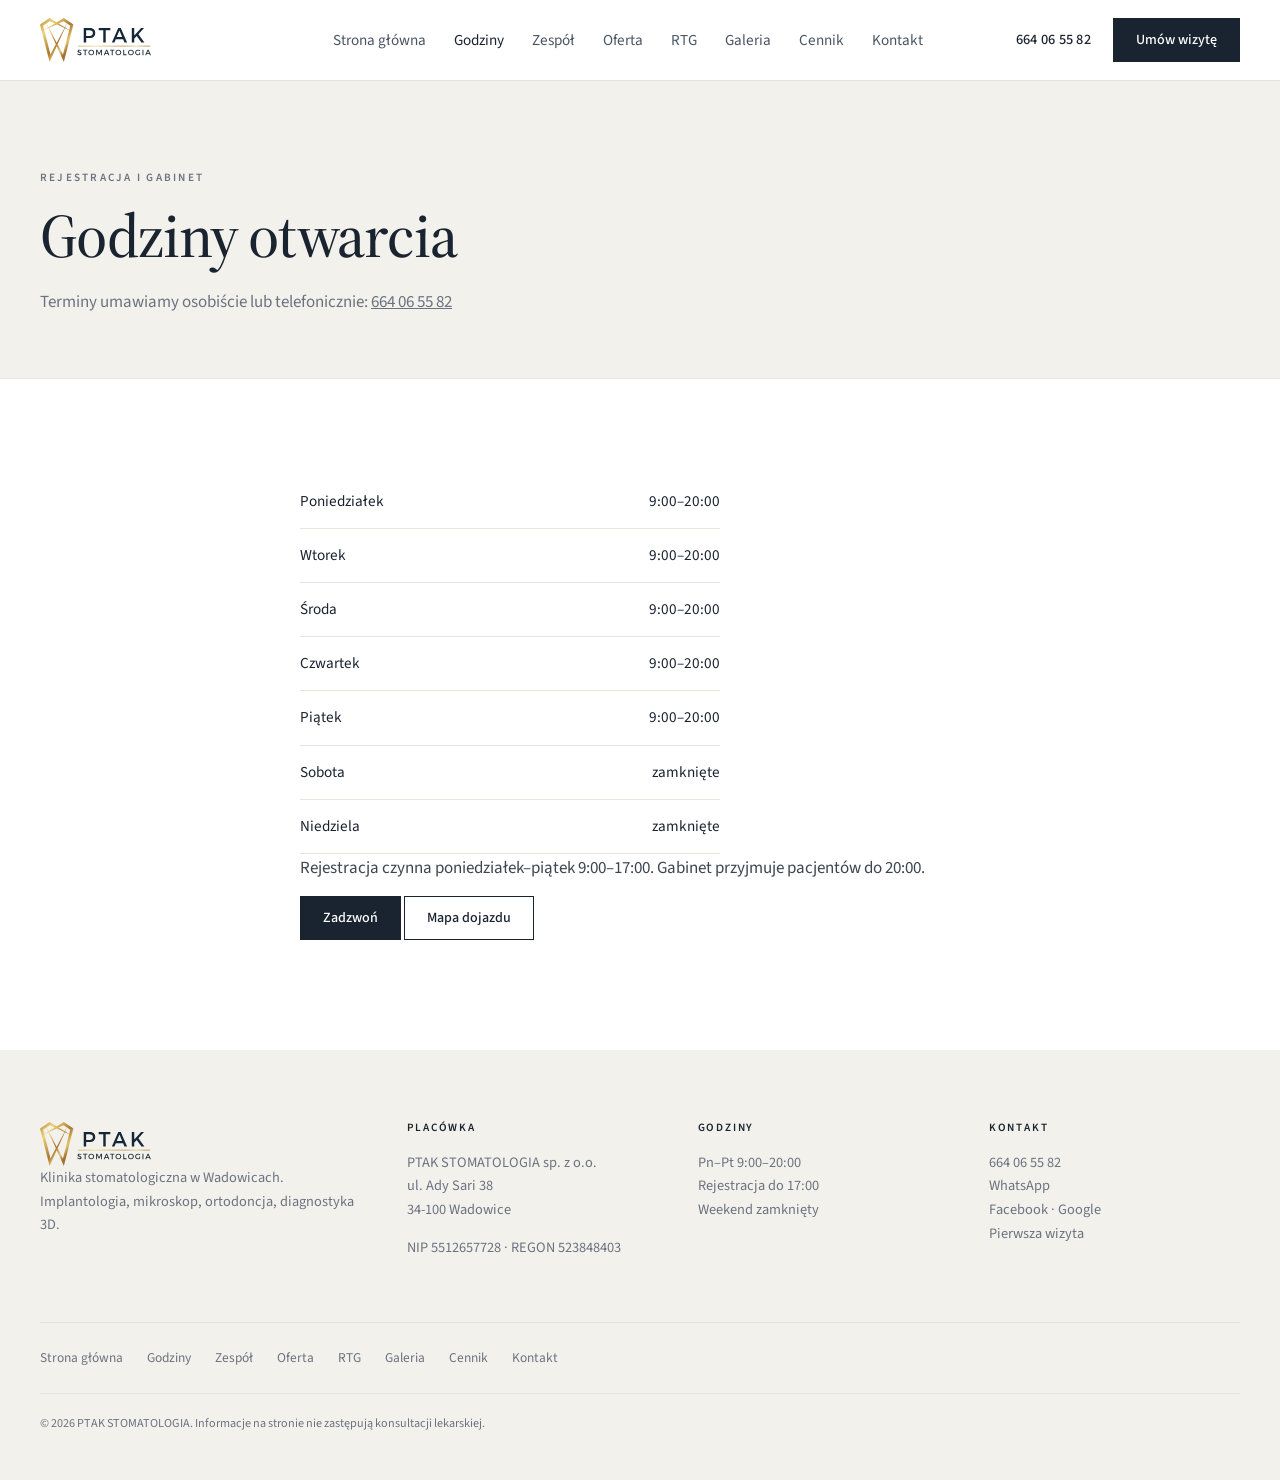
<file: godziny.html>
<!DOCTYPE html>
<html lang="pl">
  <head>
    <meta charset="UTF-8" />
    <meta name="viewport" content="width=device-width, initial-scale=1" />
    <title>Godziny otwarcia — PTAK STOMATOLOGIA Wadowice</title>
    <meta name="description" content="Godziny pracy PTAK STOMATOLOGIA: poniedziałek–piątek 9:00–20:00, rejestracja 9:00–17:00. ul. Ady Sari 38, Wadowice." />
    <link rel="icon" href="assets/favicon.svg" type="image/svg+xml" />
    <link rel="preconnect" href="https://fonts.googleapis.com" />
    <link rel="preconnect" href="https://fonts.gstatic.com" crossorigin />
    <link href="https://fonts.googleapis.com/css2?family=Source+Serif+4:opsz,wght@8..60,400;500;600&family=Source+Sans+3:wght@300;400;500;600&display=swap" rel="stylesheet" />
    <link rel="stylesheet" href="css/styles.css" />
  </head>
  <body data-page="godziny">
    <div id="site-header"></div>
    <main>
      <section class="page-hero">
        <div class="wrap">
          <img class="logo" src="assets/logo.svg" alt="PTAK STOMATOLOGIA" width="200" height="80" />
          <p class="eyebrow">Rejestracja i gabinet</p>
          <h1>Godziny otwarcia</h1>
          <p>Terminy umawiamy osobiście lub telefonicznie: <a href="tel:+48664065582">664 06 55 82</a></p>
        </div>
      </section>
      <section class="section">
        <div class="wrap prose">
          <table class="hours">
            <tbody>
              <tr><td>Poniedziałek</td><td>9:00–20:00</td></tr>
              <tr><td>Wtorek</td><td>9:00–20:00</td></tr>
              <tr><td>Środa</td><td>9:00–20:00</td></tr>
              <tr><td>Czwartek</td><td>9:00–20:00</td></tr>
              <tr><td>Piątek</td><td>9:00–20:00</td></tr>
              <tr><td>Sobota</td><td>zamknięte</td></tr>
              <tr><td>Niedziela</td><td>zamknięte</td></tr>
            </tbody>
          </table>
          <p class="note">Rejestracja czynna poniedziałek–piątek 9:00–17:00. Gabinet przyjmuje pacjentów do 20:00.</p>
          <p>
            <a class="btn btn-fill" href="tel:+48664065582">Zadzwoń</a>
            <a class="btn" href="https://www.google.com/maps/search/?api=1&amp;query=PTAK+STOMATOLOGIA+Ady+Sari+38+Wadowice" target="_blank" rel="noopener">Mapa dojazdu</a>
          </p>
        </div>
      </section>
    </main>
    <div id="site-footer"></div>
    <script src="js/site.js"></script>
  </body>
</html>
</file>
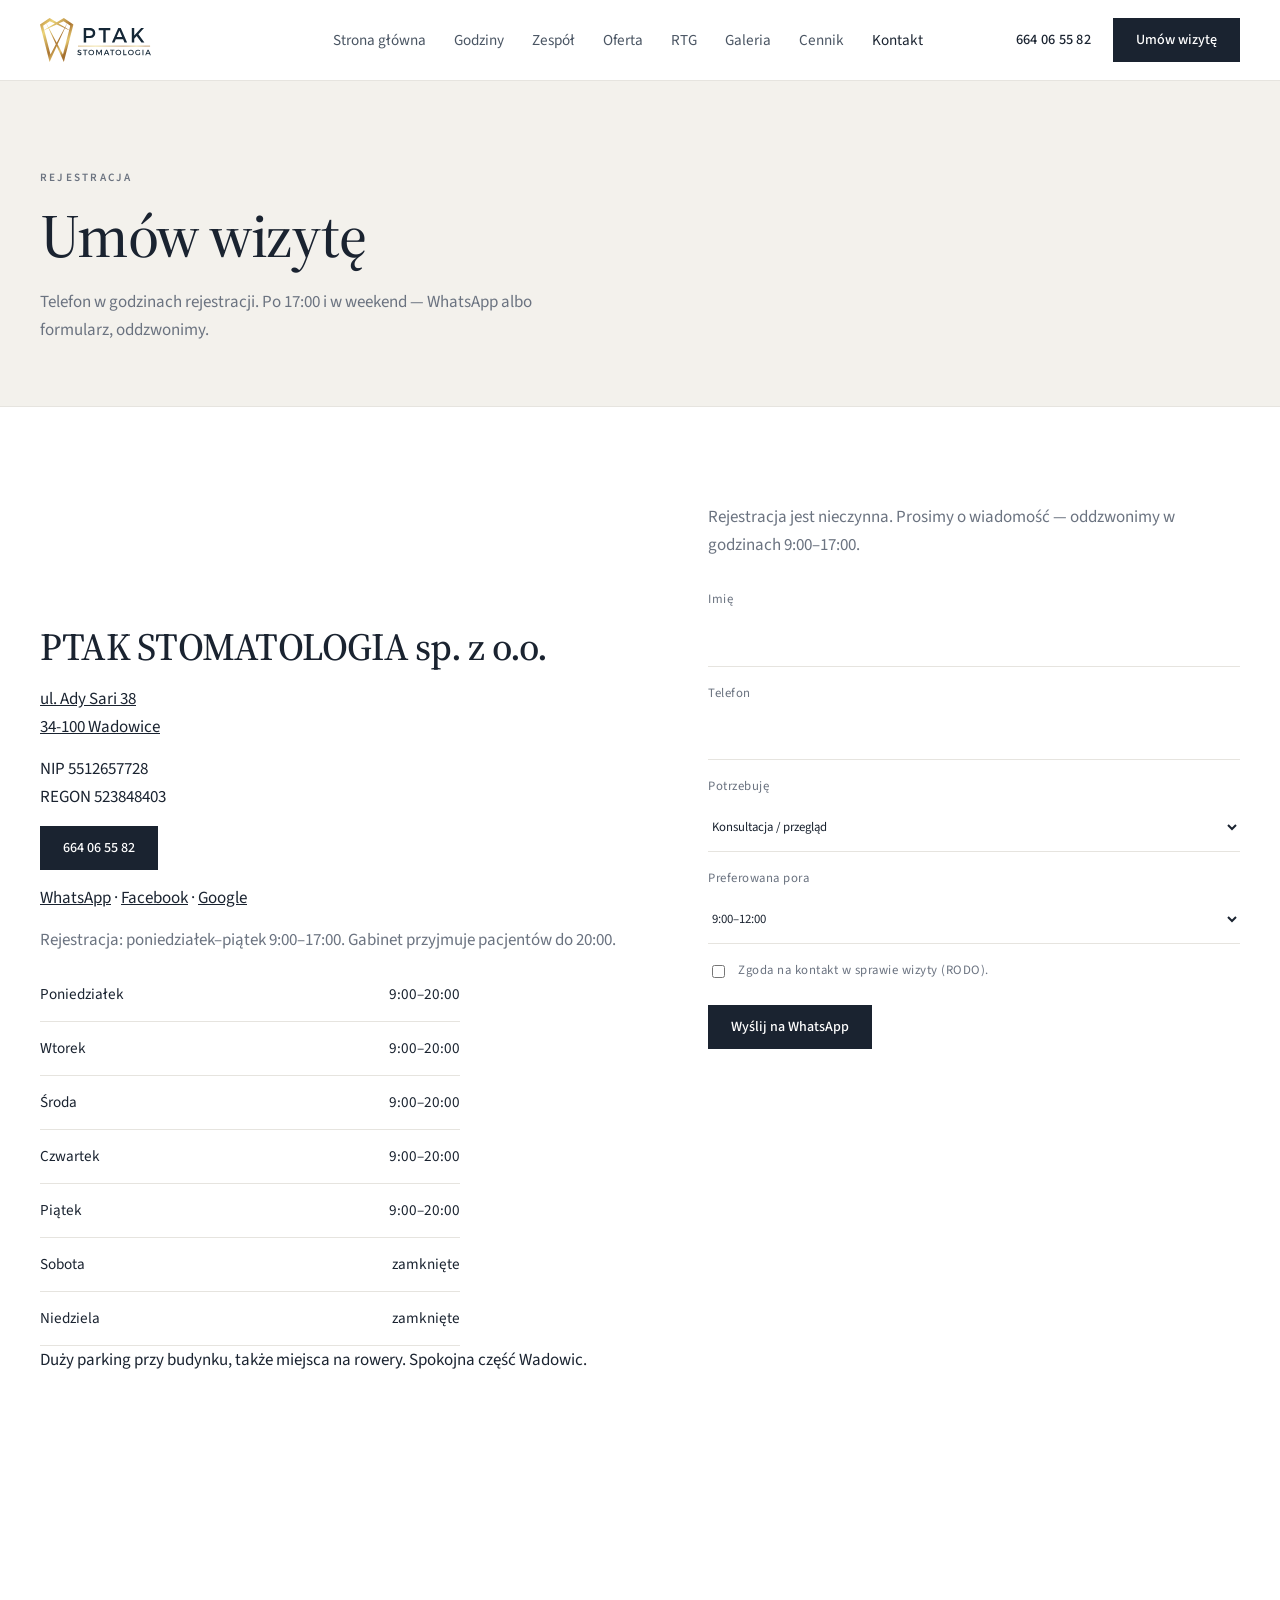
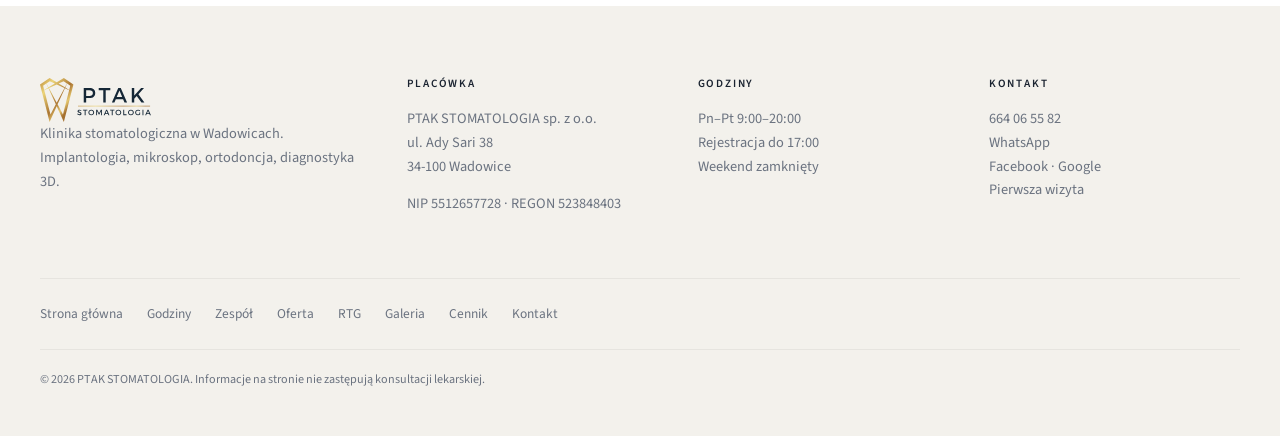
<file: kontakt.html>
<!DOCTYPE html>
<html lang="pl">
  <head>
    <meta charset="UTF-8" />
    <meta name="viewport" content="width=device-width, initial-scale=1" />
    <title>Kontakt — PTAK STOMATOLOGIA Wadowice</title>
    <meta name="description" content="Umów wizytę: 664 06 55 82. ul. Ady Sari 38, 34-100 Wadowice. Rejestracja pn–pt 9:00–17:00." />
    <link rel="icon" href="assets/favicon.svg" type="image/svg+xml" />
    <link rel="preconnect" href="https://fonts.googleapis.com" />
    <link rel="preconnect" href="https://fonts.gstatic.com" crossorigin />
    <link href="https://fonts.googleapis.com/css2?family=Source+Serif+4:opsz,wght@8..60,400;500;600&family=Source+Sans+3:wght@300;400;500;600&display=swap" rel="stylesheet" />
    <link rel="stylesheet" href="css/styles.css" />
  </head>
  <body data-page="kontakt">
    <div id="site-header"></div>
    <main>
      <section class="page-hero">
        <div class="wrap">
          <img class="logo" src="assets/logo.svg" alt="PTAK STOMATOLOGIA" width="200" height="80" />
          <p class="eyebrow">Rejestracja</p>
          <h1>Umów wizytę</h1>
          <p>Telefon w godzinach rejestracji. Po 17:00 i w weekend — WhatsApp albo formularz, oddzwonimy.</p>
        </div>
      </section>
      <section class="section" id="umow">
        <div class="wrap split">
          <div>
            <h2>PTAK STOMATOLOGIA sp. z o.o.</h2>
            <p><a href="https://www.google.com/maps/search/?api=1&amp;query=PTAK+STOMATOLOGIA+Ady+Sari+38+Wadowice" target="_blank" rel="noopener">ul. Ady Sari 38<br />34-100 Wadowice</a></p>
            <p>NIP 5512657728<br />REGON 523848403</p>
            <p><a class="btn btn-fill" href="tel:+48664065582">664 06 55 82</a></p>
            <p>
              <a href="https://wa.me/48664065582" target="_blank" rel="noopener">WhatsApp</a>
              ·
              <a href="https://www.facebook.com/PTAKStomatologia/" target="_blank" rel="noopener">Facebook</a>
              ·
              <a href="https://www.google.com/search?q=PTAK+STOMATOLOGIA+Wadowice" target="_blank" rel="noopener">Google</a>
            </p>
            <p class="note">Rejestracja: poniedziałek–piątek 9:00–17:00. Gabinet przyjmuje pacjentów do 20:00.</p>
            <table class="hours">
              <tbody>
                <tr><td>Poniedziałek</td><td>9:00–20:00</td></tr>
                <tr><td>Wtorek</td><td>9:00–20:00</td></tr>
                <tr><td>Środa</td><td>9:00–20:00</td></tr>
                <tr><td>Czwartek</td><td>9:00–20:00</td></tr>
                <tr><td>Piątek</td><td>9:00–20:00</td></tr>
                <tr><td>Sobota</td><td>zamknięte</td></tr>
                <tr><td>Niedziela</td><td>zamknięte</td></tr>
              </tbody>
            </table>
            <p>Duży parking przy budynku, także miejsca na rowery. Spokojna część Wadowic.</p>
          </div>
          <div>
            <form class="book-form" id="book-form">
              <p class="lede" id="hours-status">Rejestracja pn–pt 9:00–17:00.</p>
              <label>Imię<input name="imie" required autocomplete="given-name" /></label>
              <label>Telefon<input name="tel" type="tel" required autocomplete="tel" inputmode="tel" /></label>
              <label>Potrzebuję
                <select name="usluga" required>
                  <option value="konsultacja">Konsultacja / przegląd</option>
                  <option value="bol">Ból / wizyta doraźna</option>
                  <option value="higiena">Higienizacja</option>
                  <option value="kanal">Leczenie kanałowe</option>
                  <option value="implant">Implanty</option>
                  <option value="orto">Ortodoncja</option>
                  <option value="dziecko">Wizyta dziecka</option>
                  <option value="rtg">RTG / CBCT</option>
                </select>
              </label>
              <label>Preferowana pora
                <select name="pora" required>
                  <option value="9-12">9:00–12:00</option>
                  <option value="12-16">12:00–16:00</option>
                  <option value="16-20">16:00–20:00</option>
                </select>
              </label>
              <label class="check">
                <input type="checkbox" name="zgoda" required />
                <span>Zgoda na kontakt w sprawie wizyty (RODO).</span>
              </label>
              <button class="btn btn-fill" type="submit">Wyślij na WhatsApp</button>
            </form>
            <p class="book-thanks" id="book-thanks" hidden>Jeśli WhatsApp się nie otworzył, zadzwoń: <a href="tel:+48664065582">664 06 55 82</a>.</p>
            <iframe
              title="Mapa — Ady Sari 38, Wadowice"
              src="https://maps.google.com/maps?q=PTAK%20STOMATOLOGIA%20Ady%20Sari%2038%20Wadowice&amp;output=embed"
              width="100%"
              height="420"
              style="border: 0; margin-top: 32px; min-height: 360px;"
              loading="lazy"
              referrerpolicy="no-referrer-when-downgrade"
            ></iframe>
          </div>
        </div>
      </section>
    </main>
    <div id="site-footer"></div>
    <script src="js/site.js"></script>
  </body>
</html>
</file>
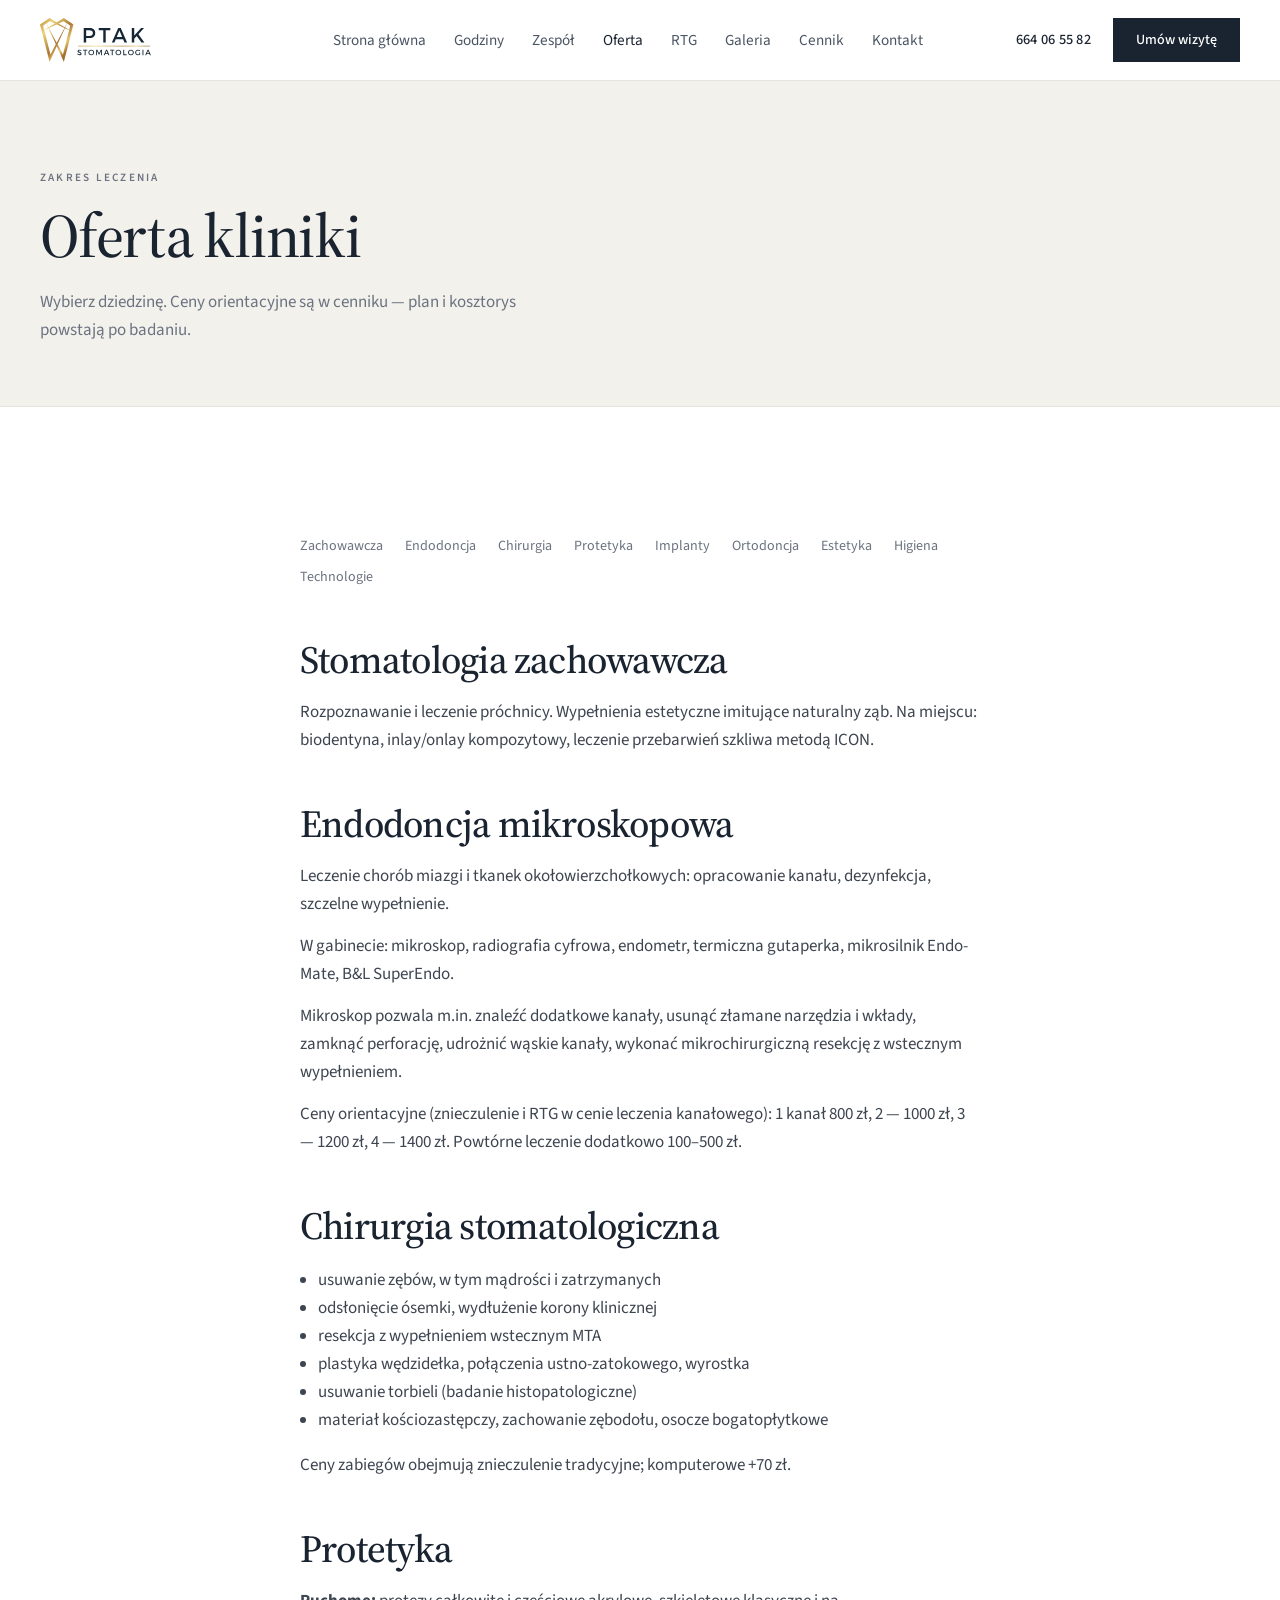
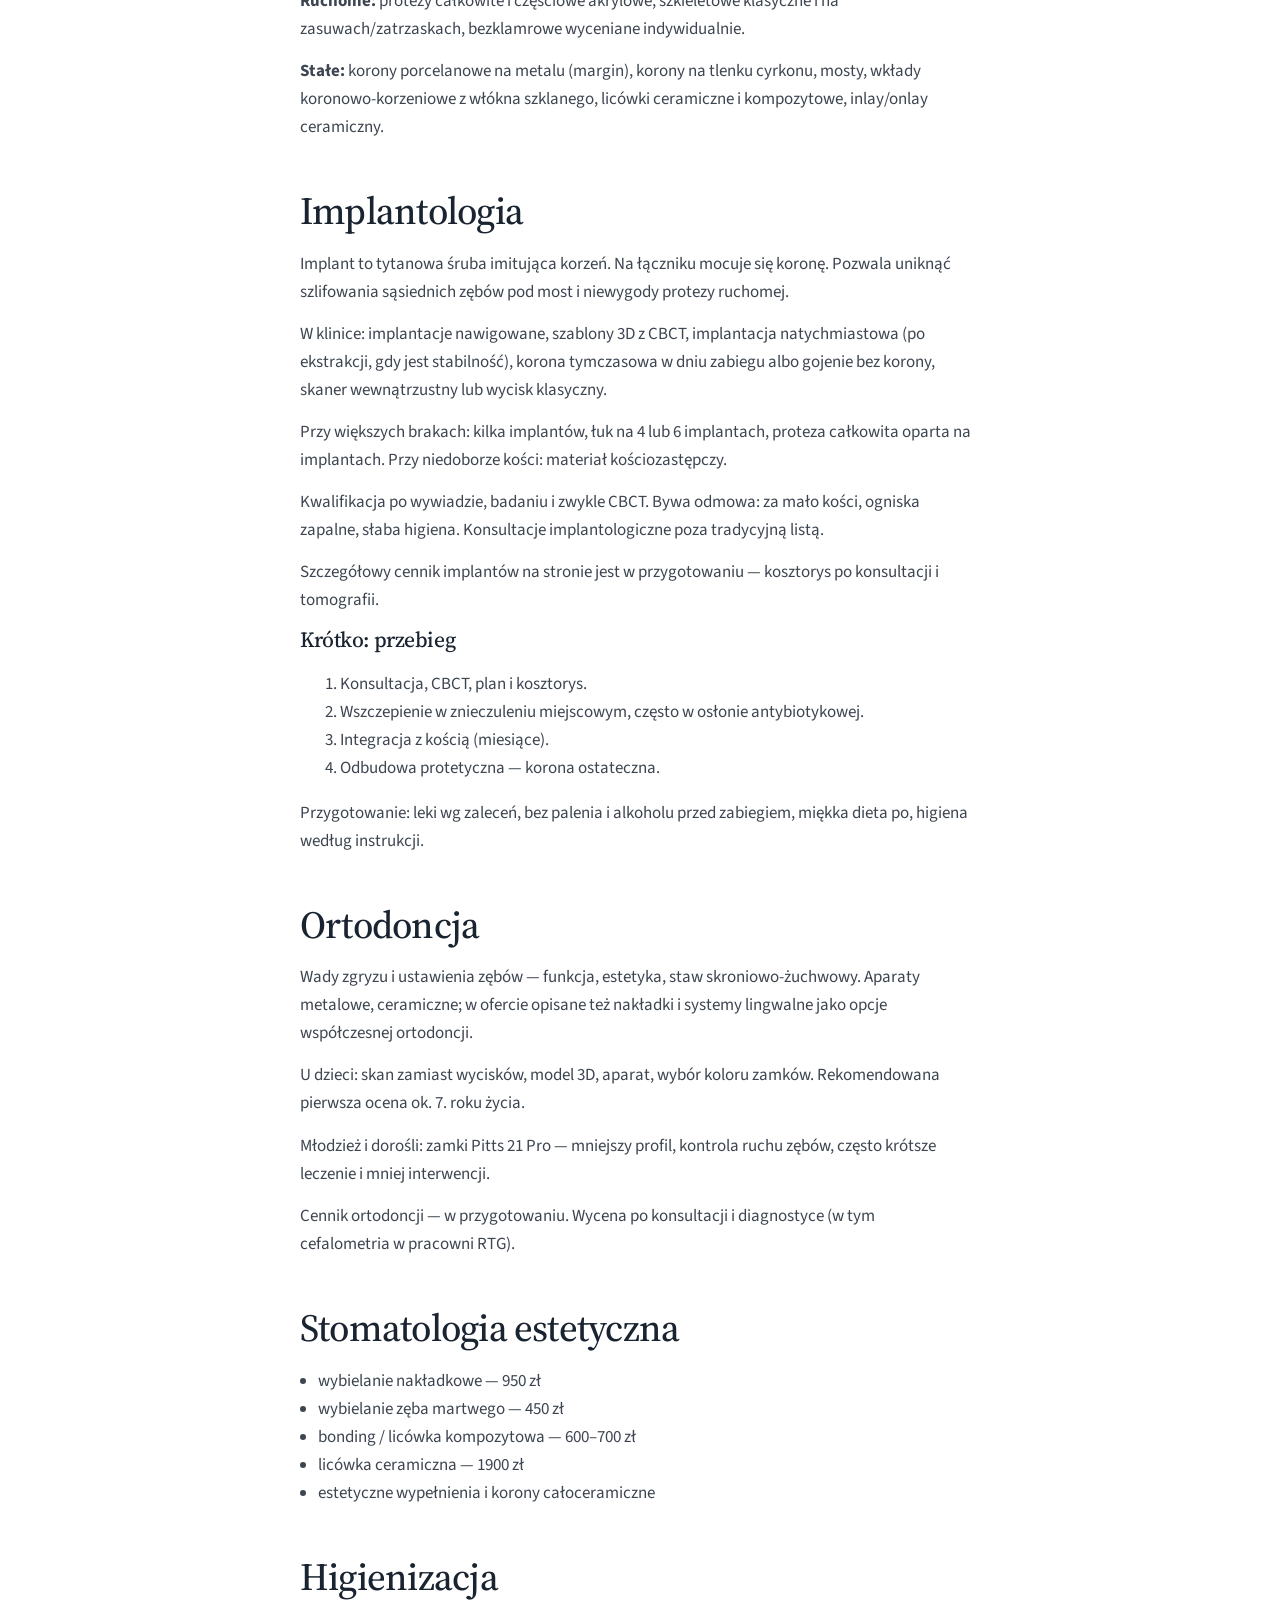
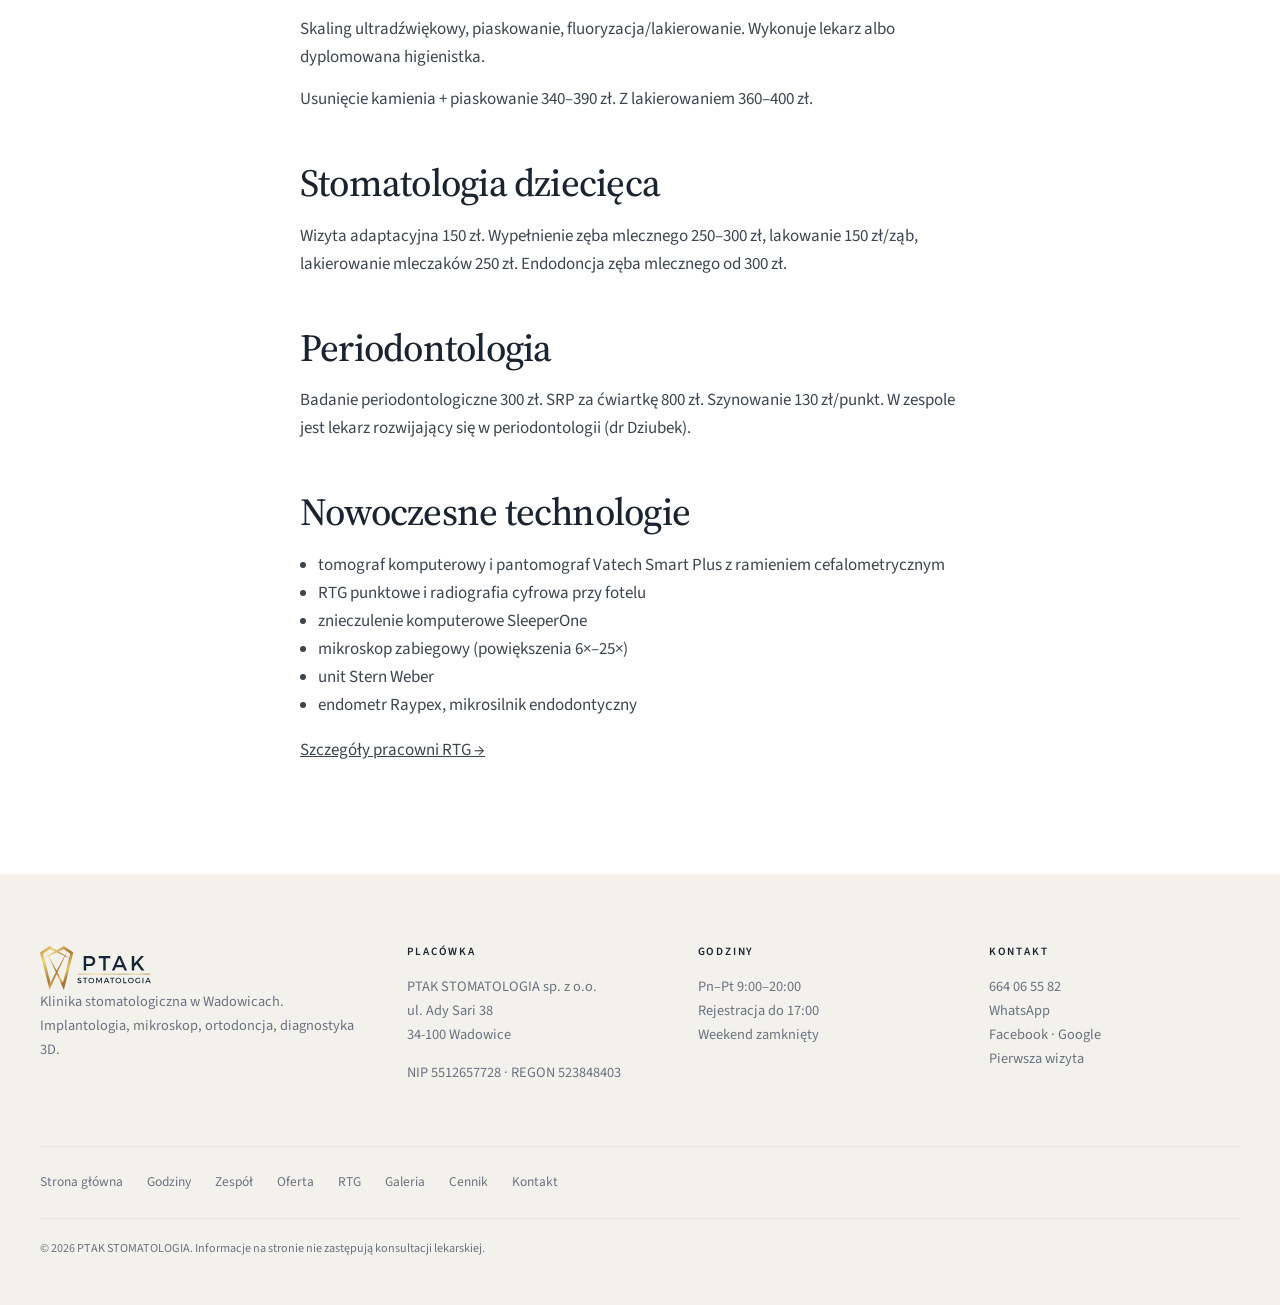
<file: oferta.html>
<!DOCTYPE html>
<html lang="pl">
  <head>
    <meta charset="UTF-8" />
    <meta name="viewport" content="width=device-width, initial-scale=1" />
    <title>Oferta — PTAK STOMATOLOGIA Wadowice</title>
    <meta name="description" content="Implantologia, endodoncja mikroskopowa, ortodoncja, protetyka, chirurgia, estetyka, higienizacja i stomatologia dziecięca w Wadowicach." />
    <link rel="icon" href="assets/favicon.svg" type="image/svg+xml" />
    <link rel="preconnect" href="https://fonts.googleapis.com" />
    <link rel="preconnect" href="https://fonts.gstatic.com" crossorigin />
    <link href="https://fonts.googleapis.com/css2?family=Source+Serif+4:opsz,wght@8..60,400;500;600&family=Source+Sans+3:wght@300;400;500;600&display=swap" rel="stylesheet" />
    <link rel="stylesheet" href="css/styles.css" />
  </head>
  <body data-page="oferta">
    <div id="site-header"></div>
    <main>
      <section class="page-hero">
        <div class="wrap">
          <img class="logo" src="assets/logo.svg" alt="PTAK STOMATOLOGIA" width="200" height="80" />
          <p class="eyebrow">Zakres leczenia</p>
          <h1>Oferta kliniki</h1>
          <p>Wybierz dziedzinę. Ceny orientacyjne są w cenniku — plan i kosztorys powstają po badaniu.</p>
        </div>
      </section>
      <section class="section">
        <div class="wrap prose">
          <div class="filters">
            <a href="#stomatologia-zachowawcza">Zachowawcza</a>
            <a href="#endodoncja-mikroskopowa">Endodoncja</a>
            <a href="#chirurgia">Chirurgia</a>
            <a href="#protetyka">Protetyka</a>
            <a href="#implantologia">Implanty</a>
            <a href="#ortodoncja">Ortodoncja</a>
            <a href="#stomatologia-estetyczna">Estetyka</a>
            <a href="#higienizacja">Higiena</a>
            <a href="#nowoczesne-technologie">Technologie</a>
          </div>

          <article class="anchor" id="stomatologia-zachowawcza">
            <h2>Stomatologia zachowawcza</h2>
            <p>Rozpoznawanie i leczenie próchnicy. Wypełnienia estetyczne imitujące naturalny ząb. Na miejscu: biodentyna, inlay/onlay kompozytowy, leczenie przebarwień szkliwa metodą ICON.</p>
          </article>

          <article class="anchor" id="endodoncja-mikroskopowa">
            <h2>Endodoncja mikroskopowa</h2>
            <p>Leczenie chorób miazgi i tkanek okołowierzchołkowych: opracowanie kanału, dezynfekcja, szczelne wypełnienie.</p>
            <p>W gabinecie: mikroskop, radiografia cyfrowa, endometr, termiczna gutaperka, mikrosilnik Endo-Mate, B&amp;L SuperEndo.</p>
            <p>Mikroskop pozwala m.in. znaleźć dodatkowe kanały, usunąć złamane narzędzia i wkłady, zamknąć perforację, udrożnić wąskie kanały, wykonać mikrochirurgiczną resekcję z wstecznym wypełnieniem.</p>
            <p>Ceny orientacyjne (znieczulenie i RTG w cenie leczenia kanałowego): 1 kanał 800 zł, 2 — 1000 zł, 3 — 1200 zł, 4 — 1400 zł. Powtórne leczenie dodatkowo 100–500 zł.</p>
          </article>

          <article class="anchor" id="chirurgia">
            <h2>Chirurgia stomatologiczna</h2>
            <ul>
              <li>usuwanie zębów, w tym mądrości i zatrzymanych</li>
              <li>odsłonięcie ósemki, wydłużenie korony klinicznej</li>
              <li>resekcja z wypełnieniem wstecznym MTA</li>
              <li>plastyka wędzidełka, połączenia ustno-zatokowego, wyrostka</li>
              <li>usuwanie torbieli (badanie histopatologiczne)</li>
              <li>materiał kościozastępczy, zachowanie zębodołu, osocze bogatopłytkowe</li>
            </ul>
            <p>Ceny zabiegów obejmują znieczulenie tradycyjne; komputerowe +70 zł.</p>
          </article>

          <article class="anchor" id="protetyka">
            <h2>Protetyka</h2>
            <p><strong>Ruchome:</strong> protezy całkowite i częściowe akrylowe, szkieletowe klasyczne i na zasuwach/zatrzaskach, bezklamrowe wyceniane indywidualnie.</p>
            <p><strong>Stałe:</strong> korony porcelanowe na metalu (margin), korony na tlenku cyrkonu, mosty, wkłady koronowo-korzeniowe z włókna szklanego, licówki ceramiczne i kompozytowe, inlay/onlay ceramiczny.</p>
          </article>

          <article class="anchor" id="implantologia">
            <h2>Implantologia</h2>
            <p>Implant to tytanowa śruba imitująca korzeń. Na łączniku mocuje się koronę. Pozwala uniknąć szlifowania sąsiednich zębów pod most i niewygody protezy ruchomej.</p>
            <p>W klinice: implantacje nawigowane, szablony 3D z CBCT, implantacja natychmiastowa (po ekstrakcji, gdy jest stabilność), korona tymczasowa w dniu zabiegu albo gojenie bez korony, skaner wewnątrzustny lub wycisk klasyczny.</p>
            <p>Przy większych brakach: kilka implantów, łuk na 4 lub 6 implantach, proteza całkowita oparta na implantach. Przy niedoborze kości: materiał kościozastępczy.</p>
            <p>Kwalifikacja po wywiadzie, badaniu i zwykle CBCT. Bywa odmowa: za mało kości, ogniska zapalne, słaba higiena. Konsultacje implantologiczne poza tradycyjną listą.</p>
            <p class="note">Szczegółowy cennik implantów na stronie jest w przygotowaniu — kosztorys po konsultacji i tomografii.</p>
            <h3>Krótko: przebieg</h3>
            <ol>
              <li>Konsultacja, CBCT, plan i kosztorys.</li>
              <li>Wszczepienie w znieczuleniu miejscowym, często w osłonie antybiotykowej.</li>
              <li>Integracja z kością (miesiące).</li>
              <li>Odbudowa protetyczna — korona ostateczna.</li>
            </ol>
            <p>Przygotowanie: leki wg zaleceń, bez palenia i alkoholu przed zabiegiem, miękka dieta po, higiena według instrukcji.</p>
          </article>

          <article class="anchor" id="ortodoncja">
            <h2>Ortodoncja</h2>
            <p>Wady zgryzu i ustawienia zębów — funkcja, estetyka, staw skroniowo-żuchwowy. Aparaty metalowe, ceramiczne; w ofercie opisane też nakładki i systemy lingwalne jako opcje współczesnej ortodoncji.</p>
            <p>U dzieci: skan zamiast wycisków, model 3D, aparat, wybór koloru zamków. Rekomendowana pierwsza ocena ok. 7. roku życia.</p>
            <p>Młodzież i dorośli: zamki Pitts 21 Pro — mniejszy profil, kontrola ruchu zębów, często krótsze leczenie i mniej interwencji.</p>
            <p class="note">Cennik ortodoncji — w przygotowaniu. Wycena po konsultacji i diagnostyce (w tym cefalometria w pracowni RTG).</p>
          </article>

          <article class="anchor" id="stomatologia-estetyczna">
            <h2>Stomatologia estetyczna</h2>
            <ul>
              <li>wybielanie nakładkowe — 950 zł</li>
              <li>wybielanie zęba martwego — 450 zł</li>
              <li>bonding / licówka kompozytowa — 600–700 zł</li>
              <li>licówka ceramiczna — 1900 zł</li>
              <li>estetyczne wypełnienia i korony całoceramiczne</li>
            </ul>
          </article>

          <article class="anchor" id="higienizacja">
            <h2>Higienizacja</h2>
            <p>Skaling ultradźwiękowy, piaskowanie, fluoryzacja/lakierowanie. Wykonuje lekarz albo dyplomowana higienistka.</p>
            <p>Usunięcie kamienia + piaskowanie 340–390 zł. Z lakierowaniem 360–400 zł.</p>
          </article>

          <article class="anchor" id="dzieci">
            <h2>Stomatologia dziecięca</h2>
            <p>Wizyta adaptacyjna 150 zł. Wypełnienie zęba mlecznego 250–300 zł, lakowanie 150 zł/ząb, lakierowanie mleczaków 250 zł. Endodoncja zęba mlecznego od 300 zł.</p>
          </article>

          <article class="anchor" id="periodontologia">
            <h2>Periodontologia</h2>
            <p>Badanie periodontologiczne 300 zł. SRP za ćwiartkę 800 zł. Szynowanie 130 zł/punkt. W zespole jest lekarz rozwijający się w periodontologii (dr Dziubek).</p>
          </article>

          <article class="anchor" id="nowoczesne-technologie">
            <h2>Nowoczesne technologie</h2>
            <ul>
              <li>tomograf komputerowy i pantomograf Vatech Smart Plus z ramieniem cefalometrycznym</li>
              <li>RTG punktowe i radiografia cyfrowa przy fotelu</li>
              <li>znieczulenie komputerowe SleeperOne</li>
              <li>mikroskop zabiegowy (powiększenia 6×–25×)</li>
              <li>unit Stern Weber</li>
              <li>endometr Raypex, mikrosilnik endodontyczny</li>
            </ul>
            <p><a href="pracownia-rtg.html">Szczegóły pracowni RTG →</a></p>
          </article>
        </div>
      </section>
    </main>
    <div id="site-footer"></div>
    <script src="js/site.js"></script>
  </body>
</html>
</file>
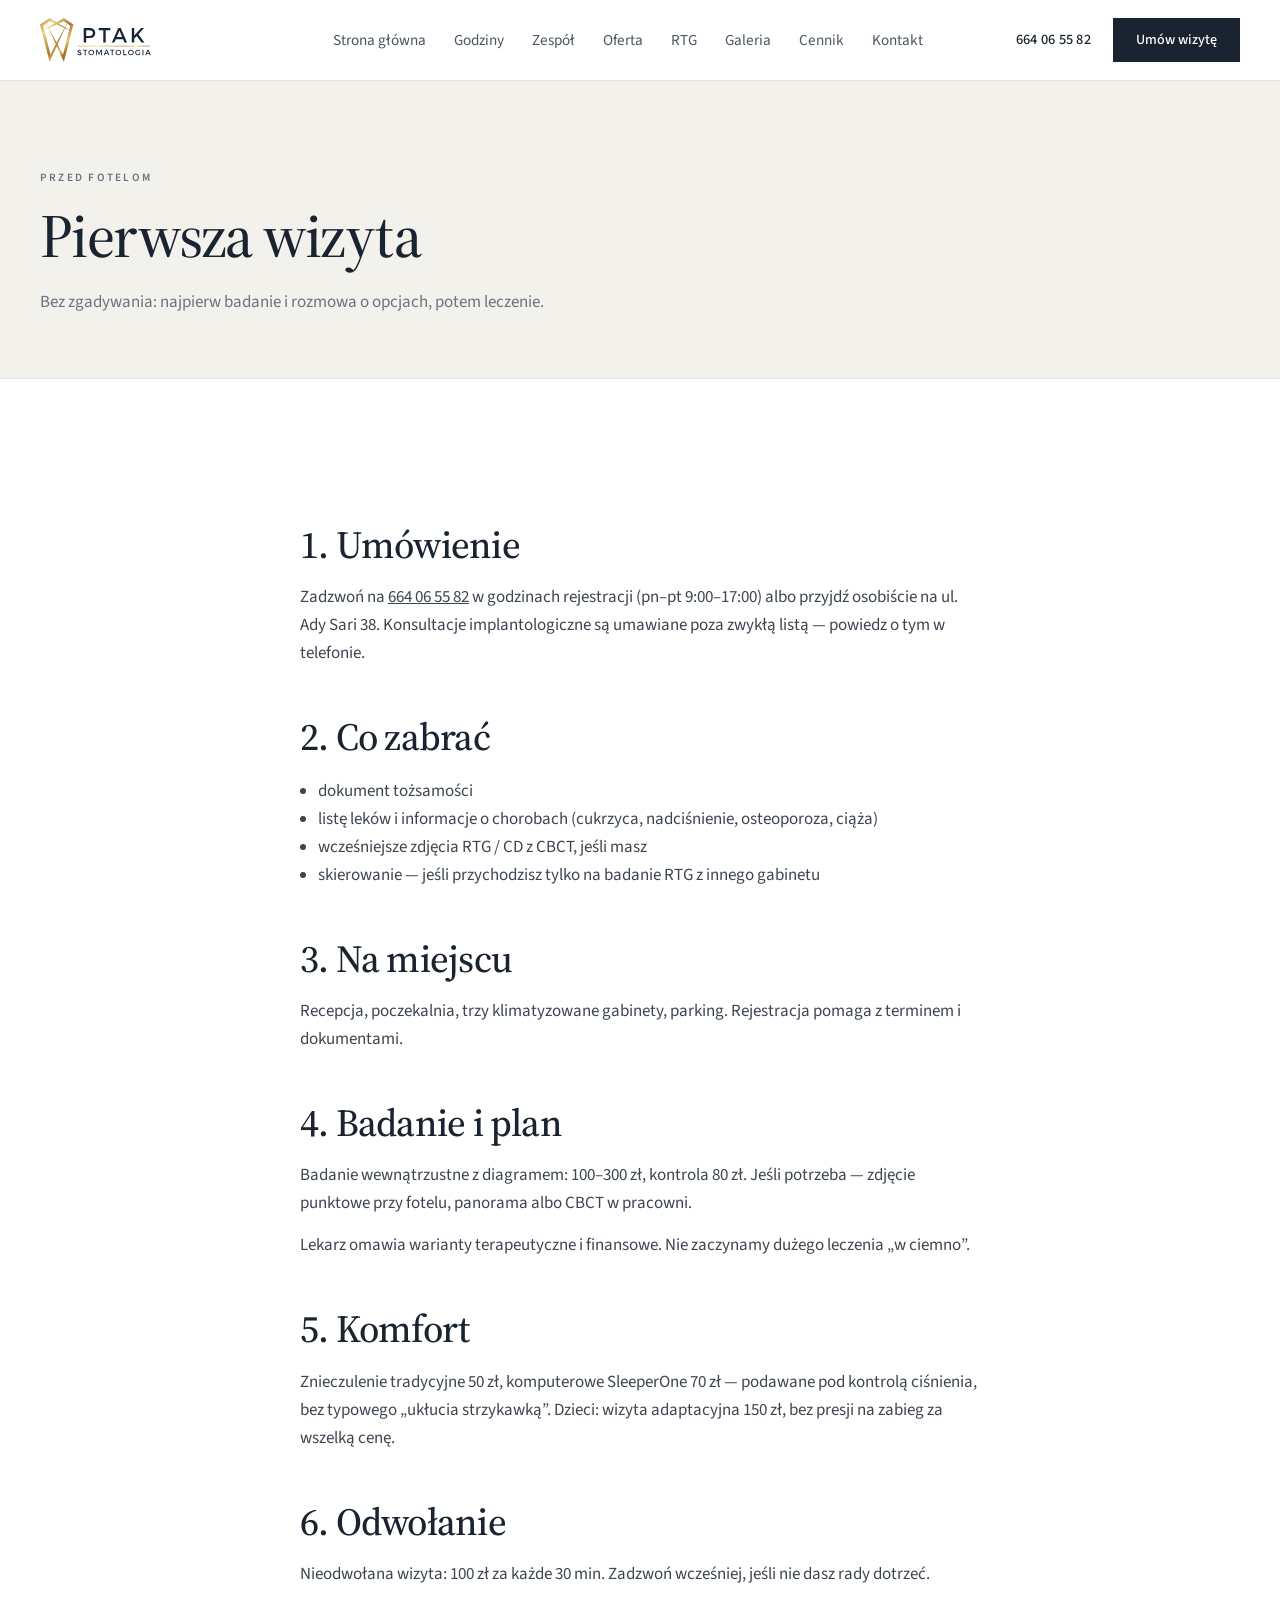
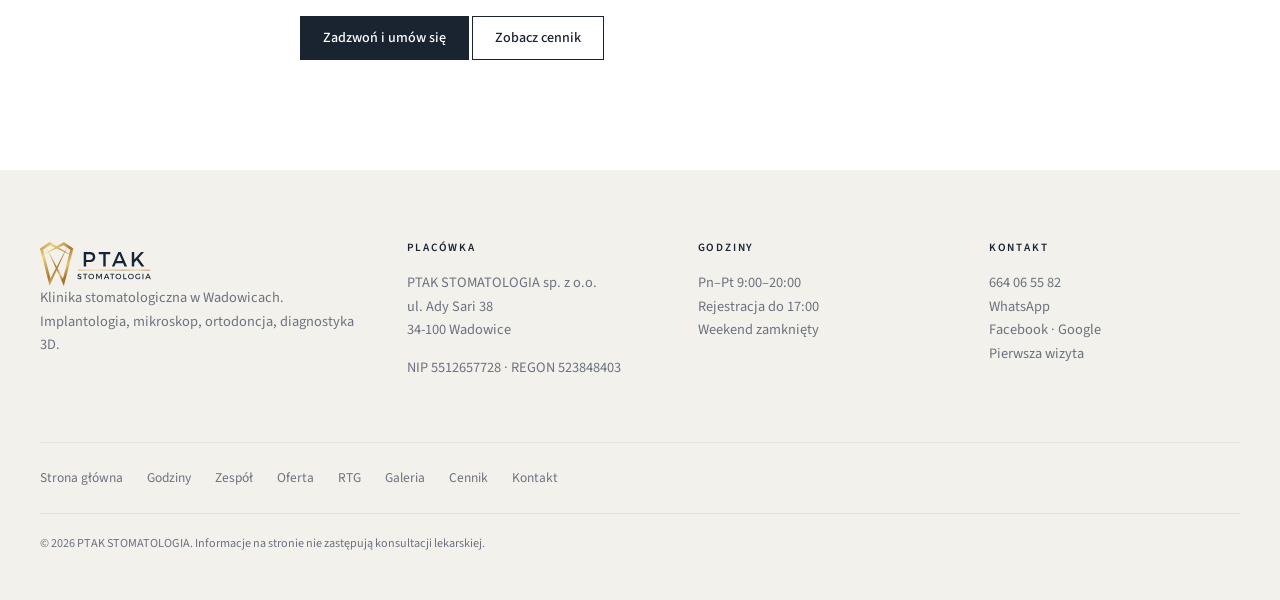
<file: pierwsza-wizyta.html>
<!DOCTYPE html>
<html lang="pl">
  <head>
    <meta charset="UTF-8" />
    <meta name="viewport" content="width=device-width, initial-scale=1" />
    <title>Pierwsza wizyta — PTAK STOMATOLOGIA Wadowice</title>
    <meta name="description" content="Jak wygląda pierwsza wizyta w PTAK STOMATOLOGIA: badanie, plan leczenia, kosztorys, znieczulenie komputerowe, parking." />
    <link rel="icon" href="assets/favicon.svg" type="image/svg+xml" />
    <link rel="preconnect" href="https://fonts.googleapis.com" />
    <link rel="preconnect" href="https://fonts.gstatic.com" crossorigin />
    <link href="https://fonts.googleapis.com/css2?family=Source+Serif+4:opsz,wght@8..60,400;500;600&family=Source+Sans+3:wght@300;400;500;600&display=swap" rel="stylesheet" />
    <link rel="stylesheet" href="css/styles.css" />
  </head>
  <body data-page="wizyta">
    <div id="site-header"></div>
    <main>
      <section class="page-hero">
        <div class="wrap">
          <img class="logo" src="assets/logo.svg" alt="PTAK STOMATOLOGIA" width="200" height="80" />
          <p class="eyebrow">Przed fotelom</p>
          <h1>Pierwsza wizyta</h1>
          <p>Bez zgadywania: najpierw badanie i rozmowa o opcjach, potem leczenie.</p>
        </div>
      </section>
      <section class="section">
        <div class="wrap prose">
          <h2>1. Umówienie</h2>
          <p>Zadzwoń na <a href="tel:+48664065582">664 06 55 82</a> w godzinach rejestracji (pn–pt 9:00–17:00) albo przyjdź osobiście na ul. Ady Sari 38. Konsultacje implantologiczne są umawiane poza zwykłą listą — powiedz o tym w telefonie.</p>

          <h2>2. Co zabrać</h2>
          <ul>
            <li>dokument tożsamości</li>
            <li>listę leków i informacje o chorobach (cukrzyca, nadciśnienie, osteoporoza, ciąża)</li>
            <li>wcześniejsze zdjęcia RTG / CD z CBCT, jeśli masz</li>
            <li>skierowanie — jeśli przychodzisz tylko na badanie RTG z innego gabinetu</li>
          </ul>

          <h2>3. Na miejscu</h2>
          <p>Recepcja, poczekalnia, trzy klimatyzowane gabinety, parking. Rejestracja pomaga z terminem i dokumentami.</p>

          <h2>4. Badanie i plan</h2>
          <p>Badanie wewnątrzustne z diagramem: 100–300 zł, kontrola 80 zł. Jeśli potrzeba — zdjęcie punktowe przy fotelu, panorama albo CBCT w pracowni.</p>
          <p>Lekarz omawia warianty terapeutyczne i finansowe. Nie zaczynamy dużego leczenia „w ciemno”.</p>

          <h2>5. Komfort</h2>
          <p>Znieczulenie tradycyjne 50 zł, komputerowe SleeperOne 70 zł — podawane pod kontrolą ciśnienia, bez typowego „ukłucia strzykawką”. Dzieci: wizyta adaptacyjna 150 zł, bez presji na zabieg za wszelką cenę.</p>

          <h2>6. Odwołanie</h2>
          <p>Nieodwołana wizyta: 100 zł za każde 30 min. Zadzwoń wcześniej, jeśli nie dasz rady dotrzeć.</p>

          <p style="margin-top: 28px">
            <a class="btn btn-fill" href="tel:+48664065582">Zadzwoń i umów się</a>
            <a class="btn" href="cennik.html">Zobacz cennik</a>
          </p>
        </div>
      </section>
    </main>
    <div id="site-footer"></div>
    <script src="js/site.js"></script>
  </body>
</html>
</file>
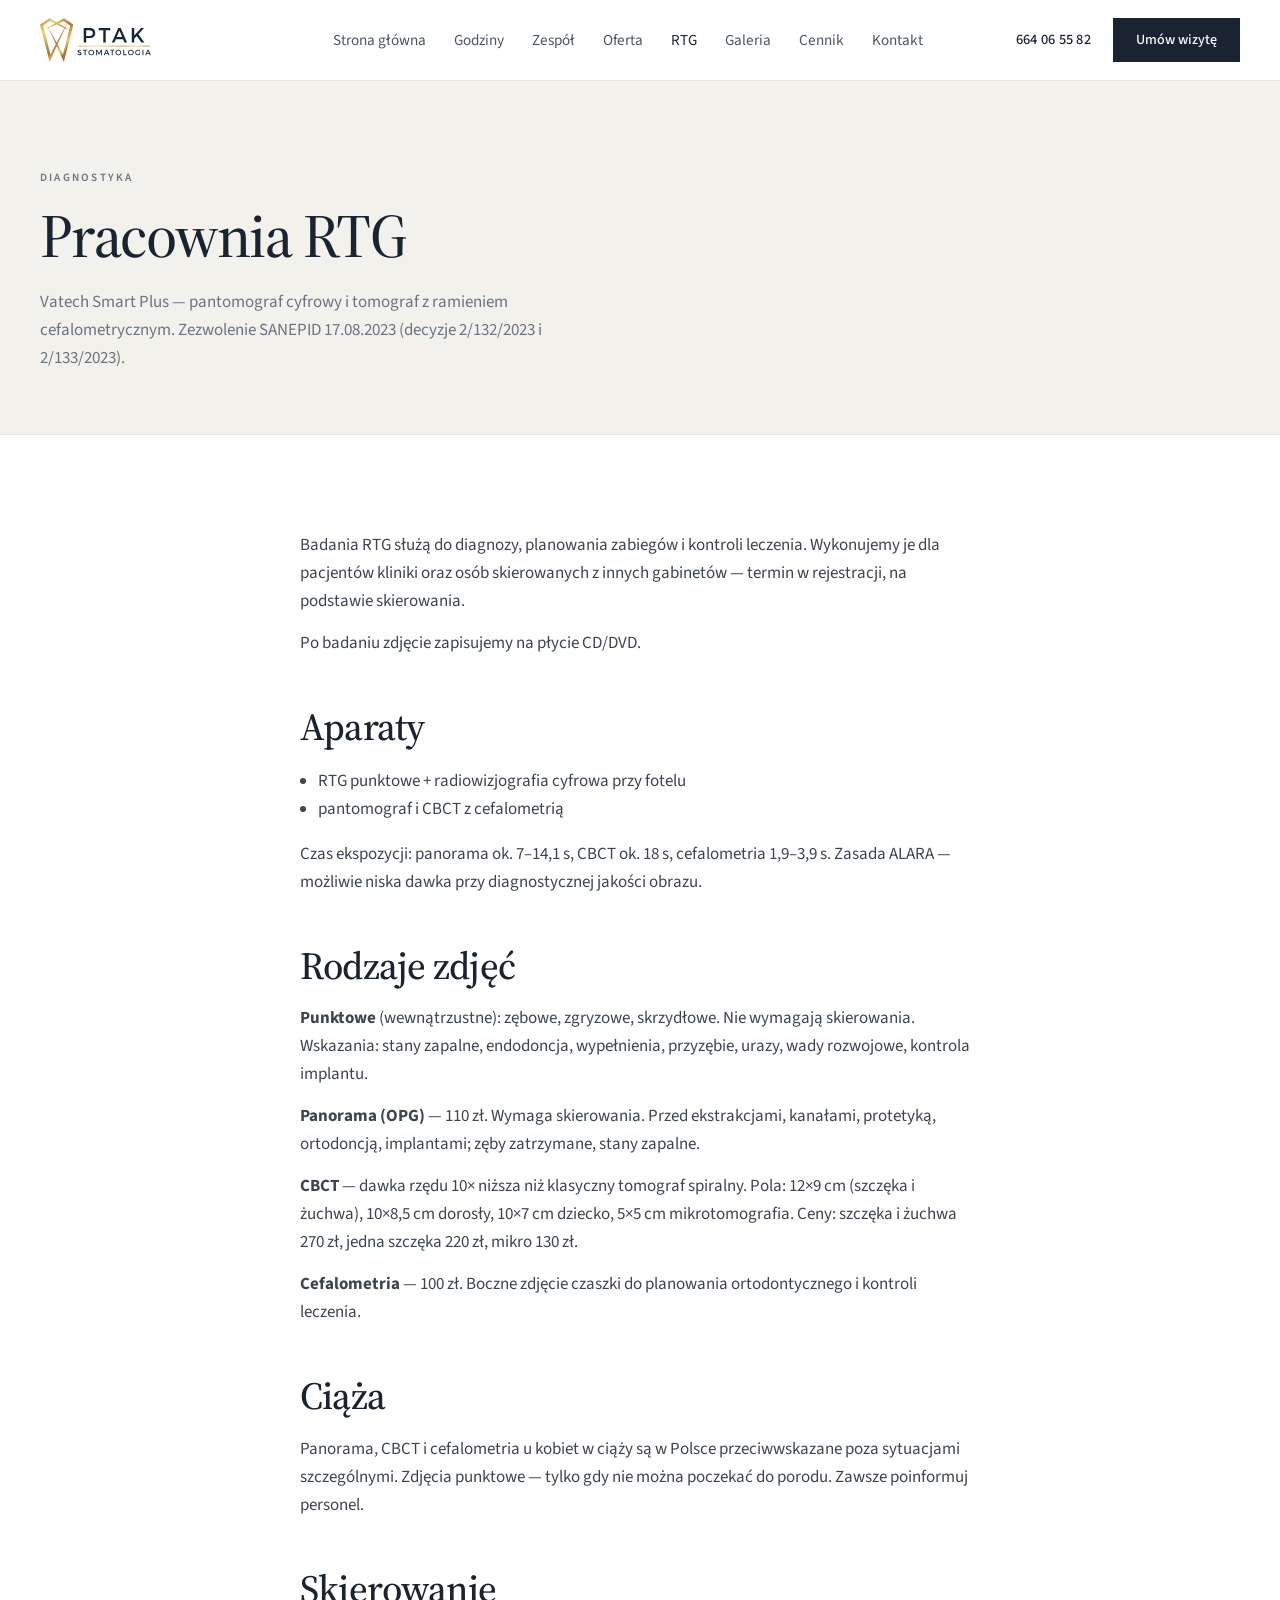
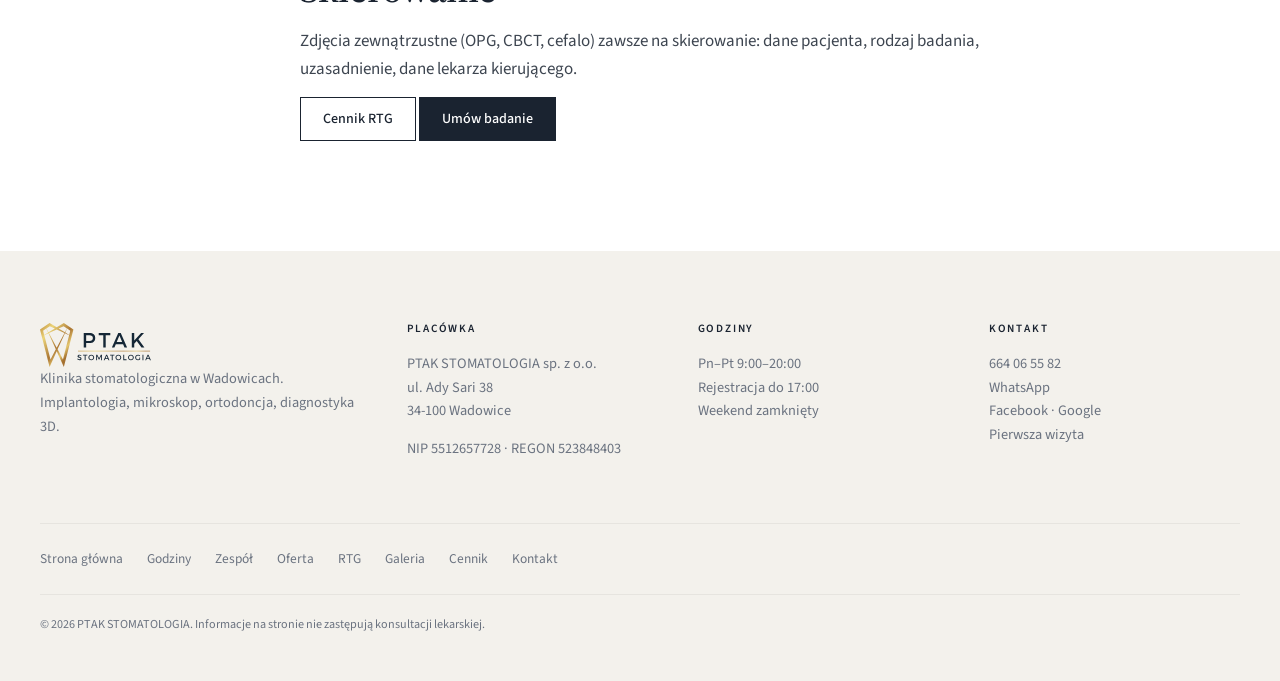
<file: pracownia-rtg.html>
<!DOCTYPE html>
<html lang="pl">
  <head>
    <meta charset="UTF-8" />
    <meta name="viewport" content="width=device-width, initial-scale=1" />
    <title>Pracownia RTG — PTAK STOMATOLOGIA Wadowice</title>
    <meta name="description" content="Pantomograf i tomograf CBCT Vatech Smart Plus w Wadowicach. Zdjęcia punktowe, OPG, CBCT, cefalometria — także na skierowanie." />
    <link rel="icon" href="assets/favicon.svg" type="image/svg+xml" />
    <link rel="preconnect" href="https://fonts.googleapis.com" />
    <link rel="preconnect" href="https://fonts.gstatic.com" crossorigin />
    <link href="https://fonts.googleapis.com/css2?family=Source+Serif+4:opsz,wght@8..60,400;500;600&family=Source+Sans+3:wght@300;400;500;600&display=swap" rel="stylesheet" />
    <link rel="stylesheet" href="css/styles.css" />
  </head>
  <body data-page="rtg">
    <div id="site-header"></div>
    <main>
      <section class="page-hero">
        <div class="wrap">
          <img class="logo" src="assets/logo.svg" alt="PTAK STOMATOLOGIA" width="200" height="80" />
          <p class="eyebrow">Diagnostyka</p>
          <h1>Pracownia RTG</h1>
          <p>Vatech Smart Plus — pantomograf cyfrowy i tomograf z ramieniem cefalometrycznym. Zezwolenie SANEPID 17.08.2023 (decyzje 2/132/2023 i 2/133/2023).</p>
        </div>
      </section>
      <section class="section">
        <div class="wrap prose">
          <p>Badania RTG służą do diagnozy, planowania zabiegów i kontroli leczenia. Wykonujemy je dla pacjentów kliniki oraz osób skierowanych z innych gabinetów — termin w rejestracji, na podstawie skierowania.</p>
          <p>Po badaniu zdjęcie zapisujemy na płycie CD/DVD.</p>

          <h2>Aparaty</h2>
          <ul>
            <li>RTG punktowe + radiowizjografia cyfrowa przy fotelu</li>
            <li>pantomograf i CBCT z cefalometrią</li>
          </ul>
          <p>Czas ekspozycji: panorama ok. 7–14,1 s, CBCT ok. 18 s, cefalometria 1,9–3,9 s. Zasada ALARA — możliwie niska dawka przy diagnostycznej jakości obrazu.</p>

          <h2>Rodzaje zdjęć</h2>
          <p><strong>Punktowe</strong> (wewnątrzustne): zębowe, zgryzowe, skrzydłowe. Nie wymagają skierowania. Wskazania: stany zapalne, endodoncja, wypełnienia, przyzębie, urazy, wady rozwojowe, kontrola implantu.</p>
          <p><strong>Panorama (OPG)</strong> — 110 zł. Wymaga skierowania. Przed ekstrakcjami, kanałami, protetyką, ortodoncją, implantami; zęby zatrzymane, stany zapalne.</p>
          <p><strong>CBCT</strong> — dawka rzędu 10× niższa niż klasyczny tomograf spiralny. Pola: 12×9 cm (szczęka i żuchwa), 10×8,5 cm dorosły, 10×7 cm dziecko, 5×5 cm mikrotomografia. Ceny: szczęka i żuchwa 270 zł, jedna szczęka 220 zł, mikro 130 zł.</p>
          <p><strong>Cefalometria</strong> — 100 zł. Boczne zdjęcie czaszki do planowania ortodontycznego i kontroli leczenia.</p>

          <h2>Ciąża</h2>
          <p>Panorama, CBCT i cefalometria u kobiet w ciąży są w Polsce przeciwwskazane poza sytuacjami szczególnymi. Zdjęcia punktowe — tylko gdy nie można poczekać do porodu. Zawsze poinformuj personel.</p>

          <h2>Skierowanie</h2>
          <p>Zdjęcia zewnątrzustne (OPG, CBCT, cefalo) zawsze na skierowanie: dane pacjenta, rodzaj badania, uzasadnienie, dane lekarza kierującego.</p>

          <p><a class="btn" href="cennik.html#rtg">Cennik RTG</a> <a class="btn btn-fill" href="tel:+48664065582">Umów badanie</a></p>
        </div>
      </section>
    </main>
    <div id="site-footer"></div>
    <script src="js/site.js"></script>
  </body>
</html>
</file>
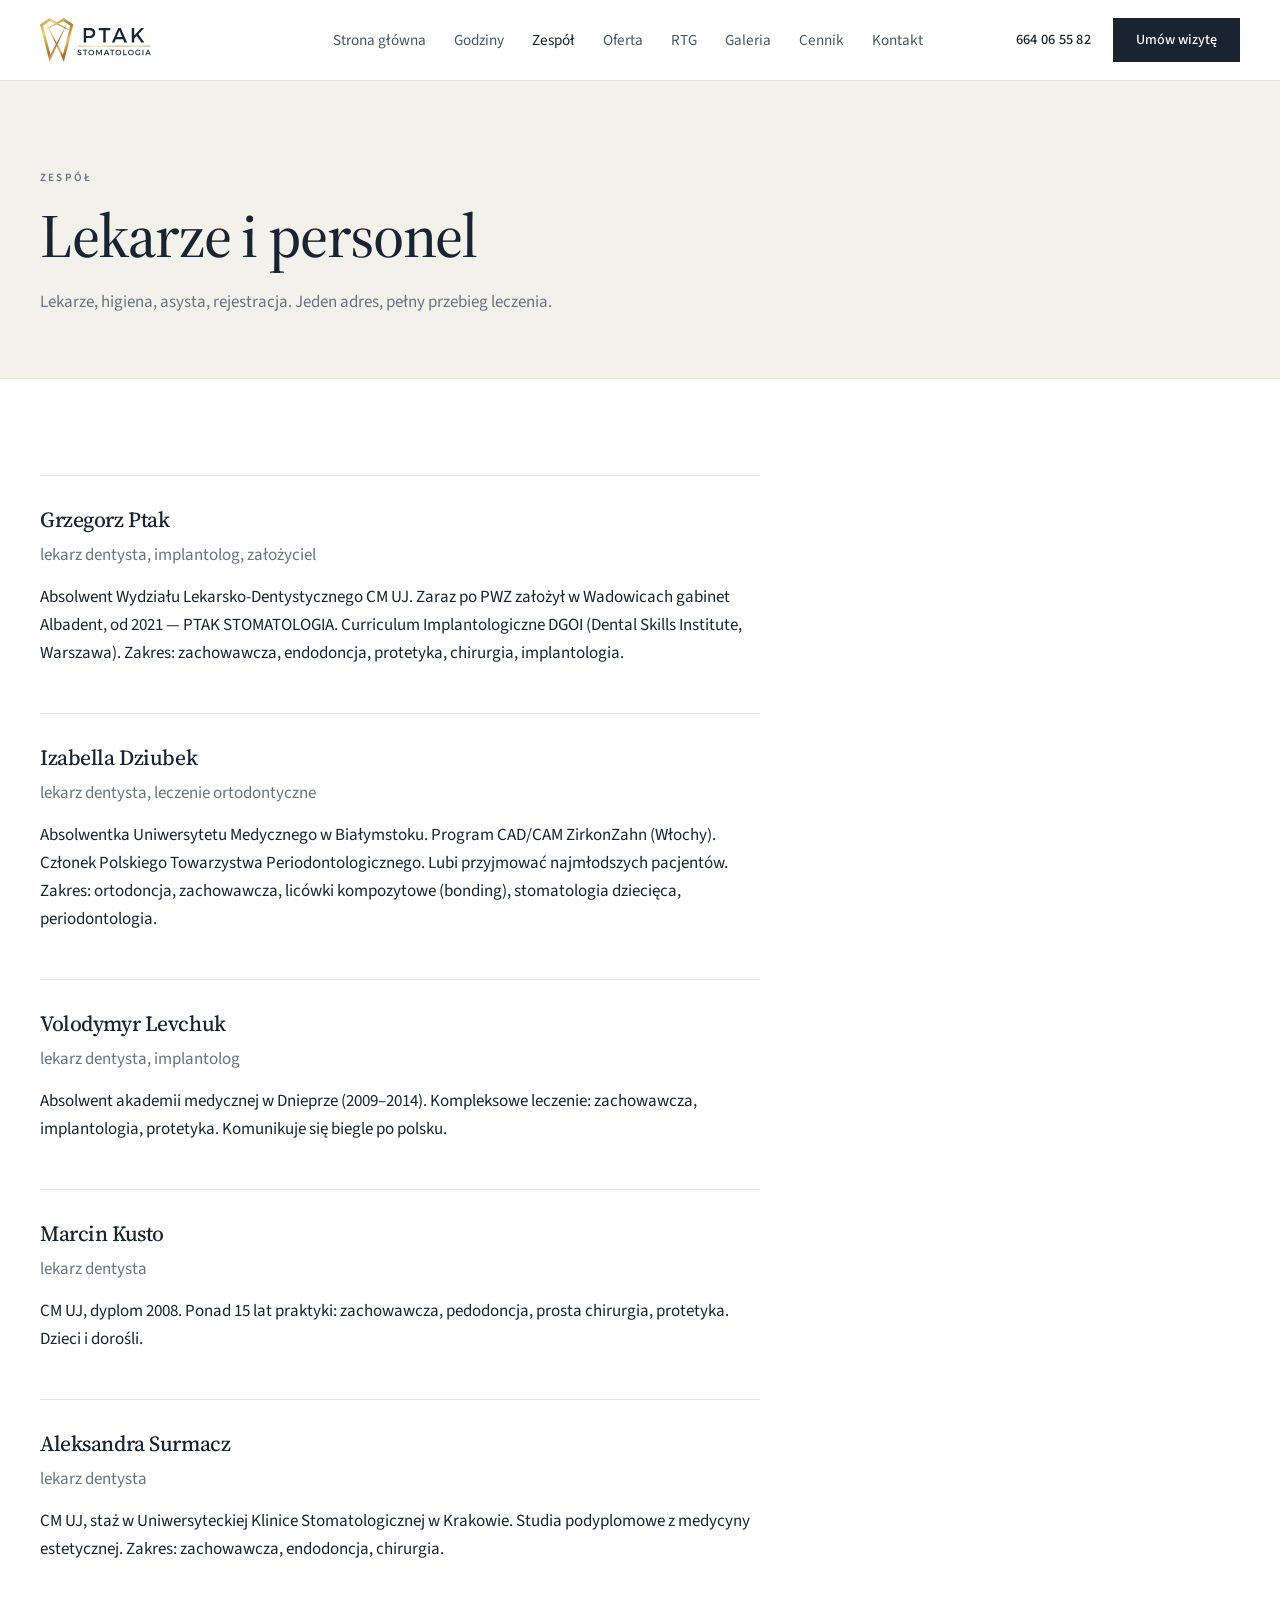
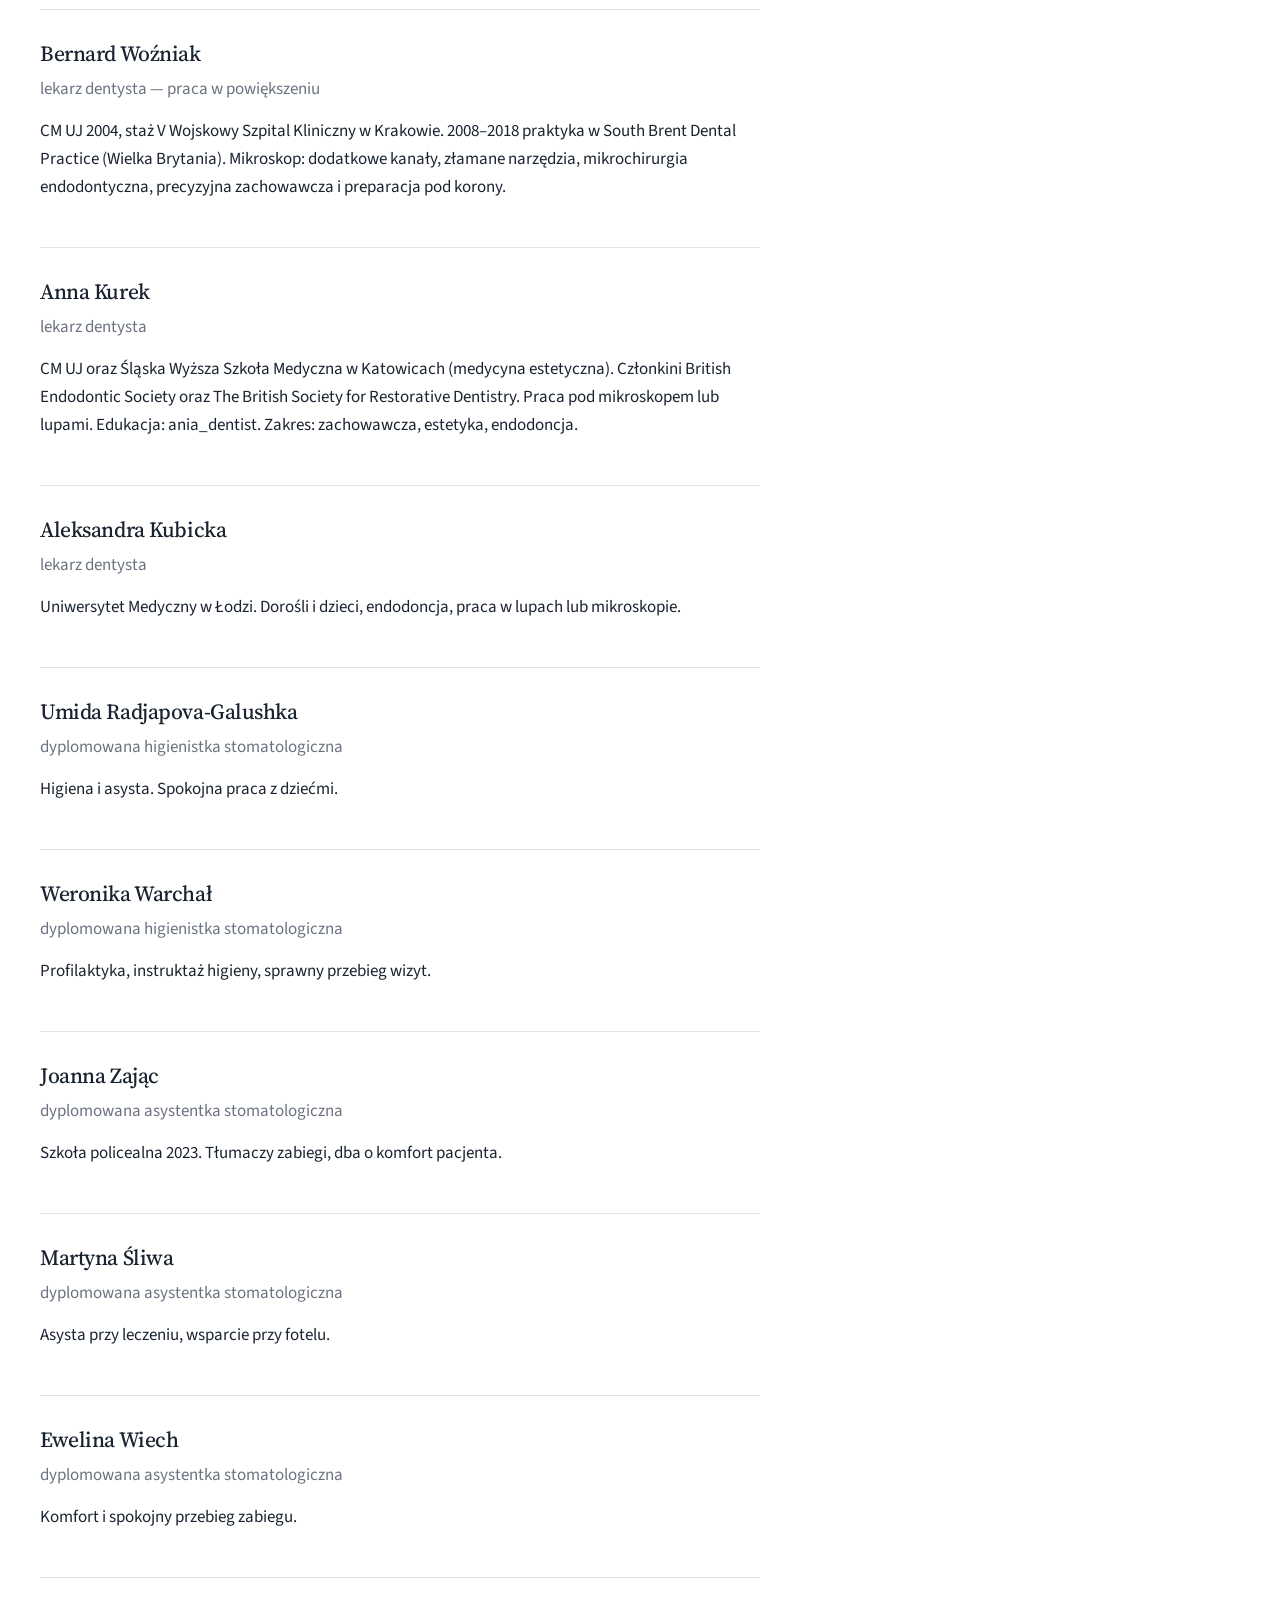
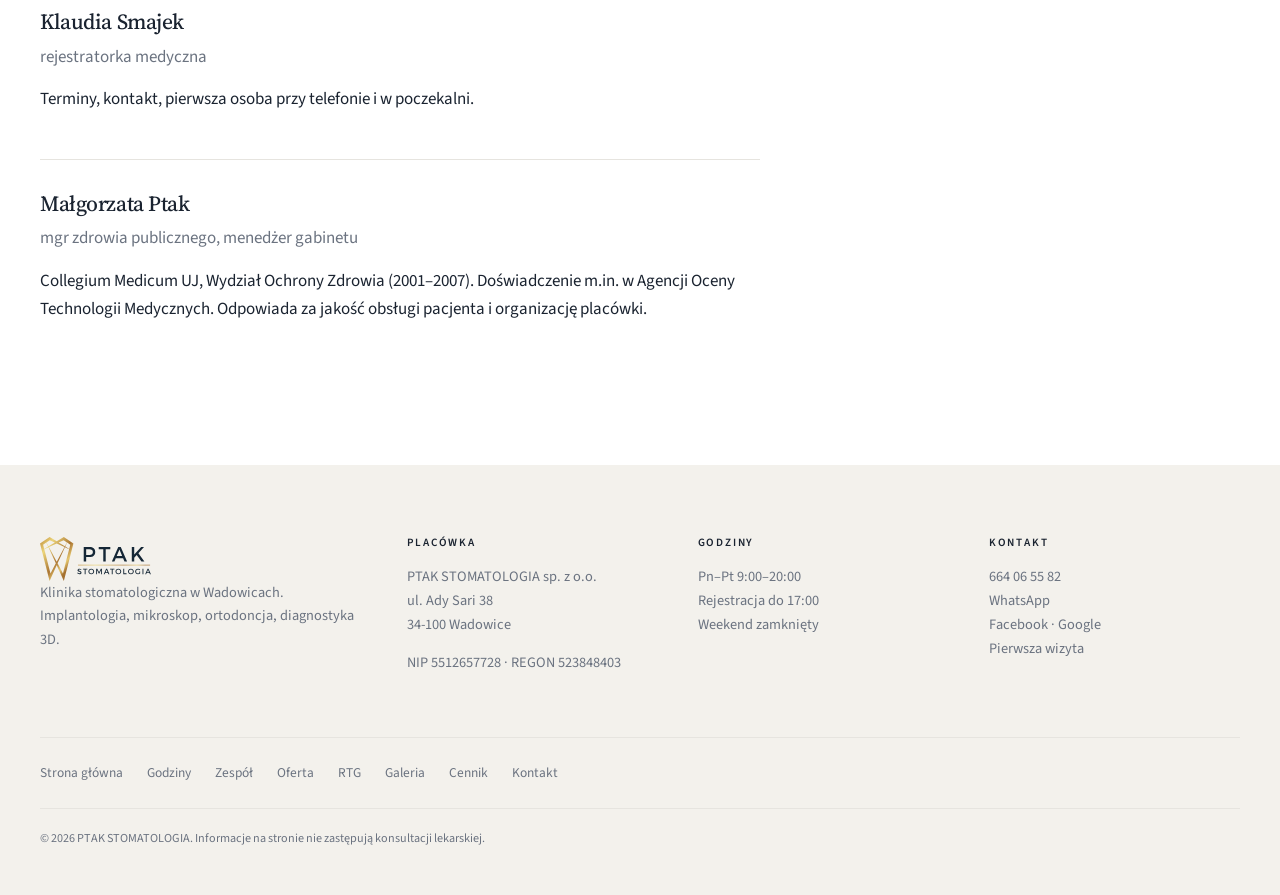
<file: zespol.html>
<!DOCTYPE html>
<html lang="pl">
  <head>
    <meta charset="UTF-8" />
    <meta name="viewport" content="width=device-width, initial-scale=1" />
    <title>Zespół — PTAK STOMATOLOGIA Wadowice</title>
    <meta name="description" content="Lekarze, higienistki, asystentki i rejestracja PTAK STOMATOLOGIA w Wadowicach. Implantologia, ortodoncja, endodoncja pod mikroskopem." />
    <link rel="icon" href="assets/favicon.svg" type="image/svg+xml" />
    <link rel="preconnect" href="https://fonts.googleapis.com" />
    <link rel="preconnect" href="https://fonts.gstatic.com" crossorigin />
    <link href="https://fonts.googleapis.com/css2?family=Source+Serif+4:opsz,wght@8..60,400;500;600&family=Source+Sans+3:wght@300;400;500;600&display=swap" rel="stylesheet" />
    <link rel="stylesheet" href="css/styles.css" />
  </head>
  <body data-page="zespol">
    <div id="site-header"></div>
    <main>
      <section class="page-hero">
        <div class="wrap">
          <img class="logo" src="assets/logo.svg" alt="PTAK STOMATOLOGIA" width="200" height="80" />
          <p class="eyebrow">Zespół</p>
          <h1>Lekarze i personel</h1>
          <p>Lekarze, higiena, asysta, rejestracja. Jeden adres, pełny przebieg leczenia.</p>
        </div>
      </section>
      <section class="section">
        <div class="wrap team-full">
          <article class="member">
            <div class="avatar">GP</div>
            <div>
              <h3>Grzegorz Ptak</h3>
              <p class="role">lekarz dentysta, implantolog, założyciel</p>
              <p>Absolwent Wydziału Lekarsko-Dentystycznego CM UJ. Zaraz po PWZ założył w Wadowicach gabinet Albadent, od 2021 — PTAK STOMATOLOGIA. Curriculum Implantologiczne DGOI (Dental Skills Institute, Warszawa). Zakres: zachowawcza, endodoncja, protetyka, chirurgia, implantologia.</p>
            </div>
          </article>
          <article class="member">
            <div class="avatar">ID</div>
            <div>
              <h3>Izabella Dziubek</h3>
              <p class="role">lekarz dentysta, leczenie ortodontyczne</p>
              <p>Absolwentka Uniwersytetu Medycznego w Białymstoku. Program CAD/CAM ZirkonZahn (Włochy). Członek Polskiego Towarzystwa Periodontologicznego. Lubi przyjmować najmłodszych pacjentów. Zakres: ortodoncja, zachowawcza, licówki kompozytowe (bonding), stomatologia dziecięca, periodontologia.</p>
            </div>
          </article>
          <article class="member">
            <div class="avatar">VL</div>
            <div>
              <h3>Volodymyr Levchuk</h3>
              <p class="role">lekarz dentysta, implantolog</p>
              <p>Absolwent akademii medycznej w Dnieprze (2009–2014). Kompleksowe leczenie: zachowawcza, implantologia, protetyka. Komunikuje się biegle po polsku.</p>
            </div>
          </article>
          <article class="member">
            <div class="avatar">MK</div>
            <div>
              <h3>Marcin Kusto</h3>
              <p class="role">lekarz dentysta</p>
              <p>CM UJ, dyplom 2008. Ponad 15 lat praktyki: zachowawcza, pedodoncja, prosta chirurgia, protetyka. Dzieci i dorośli.</p>
            </div>
          </article>
          <article class="member">
            <div class="avatar">AS</div>
            <div>
              <h3>Aleksandra Surmacz</h3>
              <p class="role">lekarz dentysta</p>
              <p>CM UJ, staż w Uniwersyteckiej Klinice Stomatologicznej w Krakowie. Studia podyplomowe z medycyny estetycznej. Zakres: zachowawcza, endodoncja, chirurgia.</p>
            </div>
          </article>
          <article class="member">
            <div class="avatar">BW</div>
            <div>
              <h3>Bernard Woźniak</h3>
              <p class="role">lekarz dentysta — praca w powiększeniu</p>
              <p>CM UJ 2004, staż V Wojskowy Szpital Kliniczny w Krakowie. 2008–2018 praktyka w South Brent Dental Practice (Wielka Brytania). Mikroskop: dodatkowe kanały, złamane narzędzia, mikrochirurgia endodontyczna, precyzyjna zachowawcza i preparacja pod korony.</p>
            </div>
          </article>
          <article class="member">
            <div class="avatar">AK</div>
            <div>
              <h3>Anna Kurek</h3>
              <p class="role">lekarz dentysta</p>
              <p>CM UJ oraz Śląska Wyższa Szkoła Medyczna w Katowicach (medycyna estetyczna). Członkini British Endodontic Society oraz The British Society for Restorative Dentistry. Praca pod mikroskopem lub lupami. Edukacja: ania_dentist. Zakres: zachowawcza, estetyka, endodoncja.</p>
            </div>
          </article>
          <article class="member">
            <div class="avatar">AKu</div>
            <div>
              <h3>Aleksandra Kubicka</h3>
              <p class="role">lekarz dentysta</p>
              <p>Uniwersytet Medyczny w Łodzi. Dorośli i dzieci, endodoncja, praca w lupach lub mikroskopie.</p>
            </div>
          </article>
          <article class="member">
            <div class="avatar">UR</div>
            <div>
              <h3>Umida Radjapova-Galushka</h3>
              <p class="role">dyplomowana higienistka stomatologiczna</p>
              <p>Higiena i asysta. Spokojna praca z dziećmi.</p>
            </div>
          </article>
          <article class="member">
            <div class="avatar">WW</div>
            <div>
              <h3>Weronika Warchał</h3>
              <p class="role">dyplomowana higienistka stomatologiczna</p>
              <p>Profilaktyka, instruktaż higieny, sprawny przebieg wizyt.</p>
            </div>
          </article>
          <article class="member">
            <div class="avatar">JZ</div>
            <div>
              <h3>Joanna Zając</h3>
              <p class="role">dyplomowana asystentka stomatologiczna</p>
              <p>Szkoła policealna 2023. Tłumaczy zabiegi, dba o komfort pacjenta.</p>
            </div>
          </article>
          <article class="member">
            <div class="avatar">MŚ</div>
            <div>
              <h3>Martyna Śliwa</h3>
              <p class="role">dyplomowana asystentka stomatologiczna</p>
              <p>Asysta przy leczeniu, wsparcie przy fotelu.</p>
            </div>
          </article>
          <article class="member">
            <div class="avatar">EW</div>
            <div>
              <h3>Ewelina Wiech</h3>
              <p class="role">dyplomowana asystentka stomatologiczna</p>
              <p>Komfort i spokojny przebieg zabiegu.</p>
            </div>
          </article>
          <article class="member">
            <div class="avatar">KS</div>
            <div>
              <h3>Klaudia Smajek</h3>
              <p class="role">rejestratorka medyczna</p>
              <p>Terminy, kontakt, pierwsza osoba przy telefonie i w poczekalni.</p>
            </div>
          </article>
          <article class="member">
            <div class="avatar">MP</div>
            <div>
              <h3>Małgorzata Ptak</h3>
              <p class="role">mgr zdrowia publicznego, menedżer gabinetu</p>
              <p>Collegium Medicum UJ, Wydział Ochrony Zdrowia (2001–2007). Doświadczenie m.in. w Agencji Oceny Technologii Medycznych. Odpowiada za jakość obsługi pacjenta i organizację placówki.</p>
            </div>
          </article>
        </div>
      </section>
    </main>
    <div id="site-footer"></div>
    <script src="js/site.js"></script>
  </body>
</html>
</file>
<file: css/styles.css>
:root {
  --ink: #1a2330;
  --mute: #6b7380;
  --line: #e6e4df;
  --paper: #f3f1ec;
  --white: #ffffff;
  --max: 1200px;
}

* { box-sizing: border-box; }
html { scroll-behavior: smooth; }
body {
  margin: 0;
  color: var(--ink);
  background: var(--white);
  font-family: "Source Sans 3", system-ui, sans-serif;
  font-size: 17px;
  line-height: 1.65;
  -webkit-font-smoothing: antialiased;
}
img { max-width: 100%; display: block; }
a { color: inherit; }
h1, h2, h3 {
  font-family: "Source Serif 4", Georgia, serif;
  font-weight: 500;
  letter-spacing: -0.02em;
  line-height: 1.15;
  margin: 0 0 16px;
}
h1 { font-size: clamp(2.4rem, 4.8vw, 4rem); }
h2 { font-size: clamp(1.85rem, 3vw, 2.75rem); }
h3 { font-size: 1.35rem; }
p { margin: 0 0 14px; }
.wrap { width: min(var(--max), calc(100% - 64px)); margin-inline: auto; }
.eyebrow {
  margin: 0 0 14px;
  color: var(--mute);
  font-size: 0.7rem;
  font-weight: 600;
  letter-spacing: 0.2em;
  text-transform: uppercase;
}

.masthead {
  position: sticky;
  top: 0;
  z-index: 40;
  background: rgba(255, 255, 255, 0.92);
  backdrop-filter: blur(20px);
  border-bottom: 1px solid var(--line);
}
.masthead-row {
  display: grid;
  grid-template-columns: 200px 1fr auto;
  align-items: center;
  min-height: 80px;
  gap: 24px;
}
.logo { height: 44px; width: auto; max-width: 200px; }
.tabs {
  display: flex;
  justify-content: center;
  flex-wrap: nowrap;
  gap: 28px;
  margin: 0;
  padding: 0;
  list-style: none;
}
.tabs a {
  text-decoration: none;
  font-size: 0.95rem;
  font-weight: 400;
  color: #4a5563;
  padding: 8px 0;
}
.tabs a:hover,
.tabs a.is-active { color: var(--ink); }
.masthead-cta {
  display: flex;
  align-items: center;
  gap: 22px;
}
.phone {
  text-decoration: none;
  font-size: 0.9rem;
  font-weight: 500;
  letter-spacing: 0.02em;
  white-space: nowrap;
}
.icon-link { display: none; }
.btn {
  display: inline-flex;
  align-items: center;
  justify-content: center;
  text-decoration: none;
  padding: 11px 22px;
  font: 500 0.88rem "Source Sans 3", sans-serif;
  border: 1px solid var(--ink);
  background: transparent;
  color: var(--ink);
  cursor: pointer;
  transition: background 0.2s ease, color 0.2s ease;
}
.btn:hover,
.btn-fill:hover { background: var(--ink); color: #fff; }
.btn-fill { background: var(--ink); color: #fff; }
.btn-fill:hover { background: transparent; color: var(--ink); }
.menu-btn {
  display: none;
  width: 40px;
  height: 40px;
  border: 0;
  background: transparent;
  padding: 10px 8px;
}
.menu-btn span { display: block; height: 1px; background: var(--ink); margin: 6px 0; }
.mobile-nav {
  display: none;
  padding: 4px 32px 20px;
  border-top: 1px solid var(--line);
}
.mobile-nav a {
  display: block;
  padding: 12px 0;
  text-decoration: none;
  border-bottom: 1px solid var(--line);
}

.hero {
  position: relative;
  min-height: 88vh;
  display: grid;
  align-items: center;
  background: #1a2330 left center / cover no-repeat;
  color: #fff;
}
.hero::after {
  content: "";
  position: absolute;
  inset: 0;
  background: linear-gradient(90deg, rgba(12, 16, 22, 0.58) 0%, rgba(12, 16, 22, 0.18) 52%, rgba(12, 16, 22, 0.04) 100%);
}
.hero-inner {
  position: relative;
  z-index: 1;
  padding: 80px 0;
  max-width: 640px;
}
.hero .lead {
  max-width: 460px;
  color: rgba(255, 255, 255, 0.78);
  font-size: 1.08rem;
  font-weight: 300;
}
.hero-actions { display: flex; gap: 12px; flex-wrap: wrap; margin: 36px 0 20px; }
.hero .btn { color: #fff; border-color: rgba(255, 255, 255, 0.45); }
.hero .btn:hover { background: #fff; color: var(--ink); }
.hero .btn-fill { background: #fff; color: var(--ink); border-color: #fff; }
.hero .btn-fill:hover { background: transparent; color: #fff; }
.hero-meta {
  font-size: 0.86rem;
  color: rgba(255, 255, 255, 0.55);
  letter-spacing: 0.02em;
}
.hero-meta a { color: inherit; text-decoration: none; }

.rule {
  display: flex;
  flex-wrap: wrap;
  justify-content: space-between;
  gap: 16px 32px;
  padding: 26px 0;
  font-size: 0.84rem;
  color: var(--mute);
  border-bottom: 1px solid var(--line);
}
.rule b { color: var(--ink); font-weight: 600; }

.section { padding: 96px 0; }
.lede { max-width: 520px; color: var(--mute); }

.tiles {
  display: grid;
  grid-template-columns: 1fr 1fr;
  gap: 0;
  margin-top: 48px;
  border-top: 1px solid var(--line);
}
.tile {
  display: grid;
  grid-template-columns: 1fr auto;
  align-items: baseline;
  gap: 16px;
  padding: 26px 8px 26px 0;
  min-height: 0;
  background: none;
  color: inherit;
  text-decoration: none;
  border-bottom: 1px solid var(--line);
}
.tile::before { display: none; }
.tile h3 { margin: 0; color: var(--ink); font-size: 1.45rem; }
.tile:hover h3 { opacity: 0.65; }

.split {
  display: grid;
  grid-template-columns: 1.05fr 0.95fr;
  gap: 80px;
  align-items: center;
}
.photo {
  width: 100%;
  min-height: 480px;
  height: 100%;
  object-fit: cover;
}

.people {
  display: grid;
  grid-template-columns: 1.1fr 0.9fr;
  gap: 64px;
  margin-top: 40px;
  align-items: start;
}
.feature-photo {
  width: 100%;
  min-height: 420px;
  height: 100%;
  object-fit: cover;
  object-position: center top;
}
.people-list { display: grid; }
.person {
  padding: 22px 0;
  border-top: 1px solid var(--line);
}
.person:last-child { border-bottom: 1px solid var(--line); }
.person .role { color: var(--mute); font-size: 0.9rem; margin: 0; }
.person .scope { display: none; }

.quotes {
  display: grid;
  grid-template-columns: repeat(3, 1fr);
  gap: 40px;
  margin-top: 40px;
}
.quote {
  margin: 0;
  padding: 0;
  border: 0;
  font-family: "Source Serif 4", Georgia, serif;
  font-size: 1.2rem;
  line-height: 1.5;
  font-weight: 400;
}
.quote p { margin-bottom: 18px; }
.quote footer {
  font-family: "Source Sans 3", sans-serif;
  font-size: 0.78rem;
  color: var(--mute);
}

.page-hero {
  padding: 88px 0 48px;
  background: var(--paper);
  border-bottom: 1px solid var(--line);
}
.page-hero .logo { display: none; }
.page-hero p { max-width: 520px; color: var(--mute); }

.table-wrap { overflow-x: auto; margin: 8px 0 48px; }
table { width: 100%; border-collapse: collapse; font-size: 0.95rem; }
th, td { text-align: left; padding: 14px 0; border-bottom: 1px solid var(--line); }
td:last-child, th:last-child { text-align: right; font-variant-numeric: tabular-nums; }
th {
  font-weight: 600;
  color: var(--mute);
  font-size: 0.72rem;
  letter-spacing: 0.12em;
  text-transform: uppercase;
}
.filters { display: flex; flex-wrap: wrap; gap: 8px 22px; margin: 32px 0 40px; }
.filters a { text-decoration: none; font-size: 0.88rem; color: var(--mute); }
.filters a:hover { color: var(--ink); }

.gallery {
  display: grid;
  grid-template-columns: repeat(3, 1fr);
  gap: 8px;
}
.gallery img {
  width: 100%;
  height: 300px;
  object-fit: cover;
  cursor: zoom-in;
}

.hours { width: min(420px, 100%); }
.note { max-width: 640px; color: var(--mute); }

.cta-band {
  position: relative;
  min-height: 380px;
  display: grid;
  align-items: center;
  background: #1a2330 center / cover no-repeat;
  color: #fff;
}
.cta-band::after {
  content: "";
  position: absolute;
  inset: 0;
  background: rgba(15, 20, 28, 0.55);
}
.cta-band .wrap { position: relative; z-index: 1; padding: 80px 0; }
.cta-band p { color: rgba(255, 255, 255, 0.7); }
.cta-band .logo { display: none; }
.cta-band .btn { color: #fff; border-color: #fff; }
.cta-band .btn-fill { background: #fff; color: var(--ink); }

.foot {
  padding: 72px 0 32px;
  background: var(--paper);
  font-size: 0.9rem;
  color: var(--mute);
}
.foot-grid {
  display: grid;
  grid-template-columns: 1.3fr 1fr 1fr 1fr;
  gap: 40px;
  margin-bottom: 48px;
}
.foot h3 {
  font-family: "Source Sans 3", sans-serif;
  font-size: 0.7rem;
  letter-spacing: 0.16em;
  text-transform: uppercase;
  color: var(--ink);
  font-weight: 600;
}
.foot a { text-decoration: none; }
.foot a:hover { color: var(--ink); }
.foot-tabs {
  display: flex;
  flex-wrap: wrap;
  gap: 8px 24px;
  padding: 24px 0;
  border-top: 1px solid var(--line);
  font-size: 0.84rem;
}
.foot-bottom { font-size: 0.76rem; padding-top: 20px; border-top: 1px solid var(--line); }

.proof { font-size: 0.88rem; color: var(--mute); }
.proof a { color: inherit; }
.steps {
  display: grid;
  grid-template-columns: repeat(3, 1fr);
  gap: 40px;
  margin-top: 40px;
}
.steps article { padding-top: 20px; border-top: 1px solid var(--line); }
.steps article b {
  display: block;
  font-size: 0.7rem;
  letter-spacing: 0.16em;
  text-transform: uppercase;
  color: var(--mute);
  margin-bottom: 12px;
}
.faq { margin-top: 48px; max-width: 680px; }
.faq details { border-bottom: 1px solid var(--line); padding: 16px 0; }
.faq summary { cursor: pointer; font-weight: 500; list-style: none; }
.faq summary::-webkit-details-marker { display: none; }
.faq p { margin: 10px 0 0; color: var(--mute); }

.book-wrap {
  display: grid;
  grid-template-columns: 1fr 1fr;
  gap: 80px;
  align-items: start;
}
.book-form {
  display: grid;
  gap: 16px;
  padding: 0;
  background: transparent;
  border: 0;
}
.book-form label { font-size: 0.8rem; color: var(--mute); letter-spacing: 0.04em; }
.book-form input,
.book-form select {
  width: 100%;
  margin-top: 6px;
  padding: 14px 0;
  border: 0;
  border-bottom: 1px solid var(--line);
  background: transparent;
  font: inherit;
  color: var(--ink);
  border-radius: 0;
}
.book-form input:focus,
.book-form select:focus { outline: 0; border-bottom-color: var(--ink); }
.book-form .check { display: flex; gap: 10px; align-items: flex-start; font-size: 0.8rem; }
.book-form .check input { width: auto; margin-top: 5px; }
.book-form .btn { margin-top: 8px; justify-self: start; }
.hero-actions .btn + .btn { margin-left: 0; }

.sticky-bar {
  display: none;
  position: fixed;
  left: 0;
  right: 0;
  bottom: 0;
  z-index: 50;
  grid-template-columns: 1fr 1fr 1fr;
  background: var(--ink);
}
.sticky-bar a {
  color: #fff;
  text-decoration: none;
  text-align: center;
  padding: 15px 8px;
  font-size: 0.78rem;
  font-weight: 500;
  min-height: 48px;
  display: grid;
  place-items: center;
  border-right: 1px solid rgba(255, 255, 255, 0.1);
}
.sticky-bar a:last-child { border: 0; }

.team-full { display: grid; }
.member {
  padding: 32px 0;
  border-top: 1px solid var(--line);
  max-width: 720px;
}
.member .role { color: var(--mute); margin-top: -8px; }
.avatar { display: none; }
.prose { max-width: 680px; color: var(--ink); }
.prose p, .prose li { color: #3d4550; }
.prose ul { padding-left: 18px; }
.prose h2 { margin-top: 48px; }
.anchor { scroll-margin-top: 100px; }
iframe { border: 0; width: 100%; }

.lightbox {
  position: fixed;
  inset: 0;
  background: rgba(15, 20, 28, 0.94);
  display: grid;
  place-items: center;
  z-index: 80;
  padding: 40px;
  cursor: zoom-out;
}
.lightbox img { max-height: 90vh; max-width: 92vw; }

@media (max-width: 1100px) {
  .tabs { gap: 16px; font-size: 0.82rem; }
  .masthead-row { grid-template-columns: auto 1fr auto; }
}

@media (max-width: 980px) {
  .masthead-row { grid-template-columns: auto auto; }
  .tabs { display: none; }
  .menu-btn { display: block; }
  .mobile-nav:not([hidden]) { display: block; }
  .tiles, .quotes, .gallery { grid-template-columns: 1fr 1fr; }
  .split, .foot-grid, .member, .people, .book-wrap, .steps { grid-template-columns: 1fr; }
  .feature-photo, .photo { min-height: 280px; }
}

@media (max-width: 700px) {
  .tiles, .quotes, .gallery { grid-template-columns: 1fr; }
  .tile { grid-template-columns: 1fr; }
  .tile p { text-align: left; margin-top: 4px; }
  .phone { display: none; }
  .sticky-bar { display: grid; }
  body { padding-bottom: 52px; }
  .hero { min-height: 82vh; align-items: end; }
  .hero::after {
    background: linear-gradient(180deg, rgba(15, 20, 28, 0.2), rgba(15, 20, 28, 0.82));
  }
  .wrap { width: min(var(--max), calc(100% - 36px)); }
}
</file>
